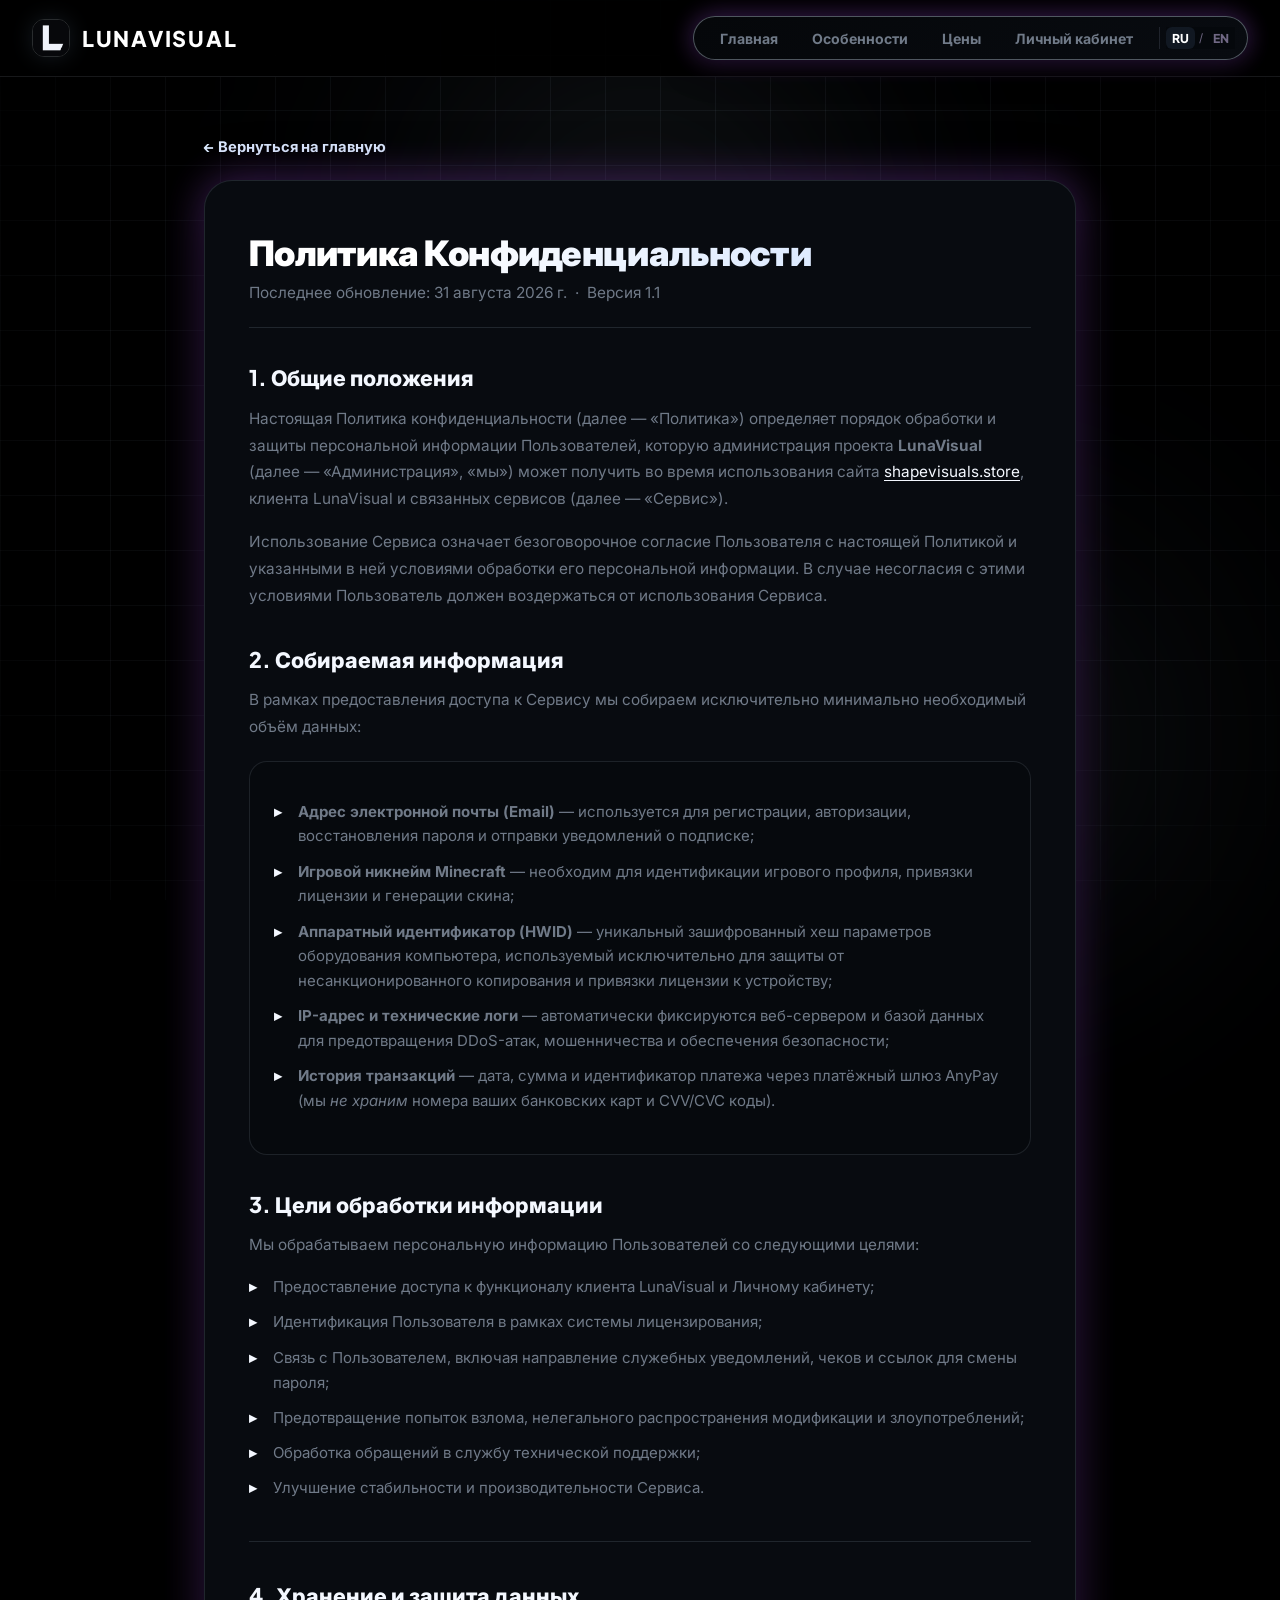
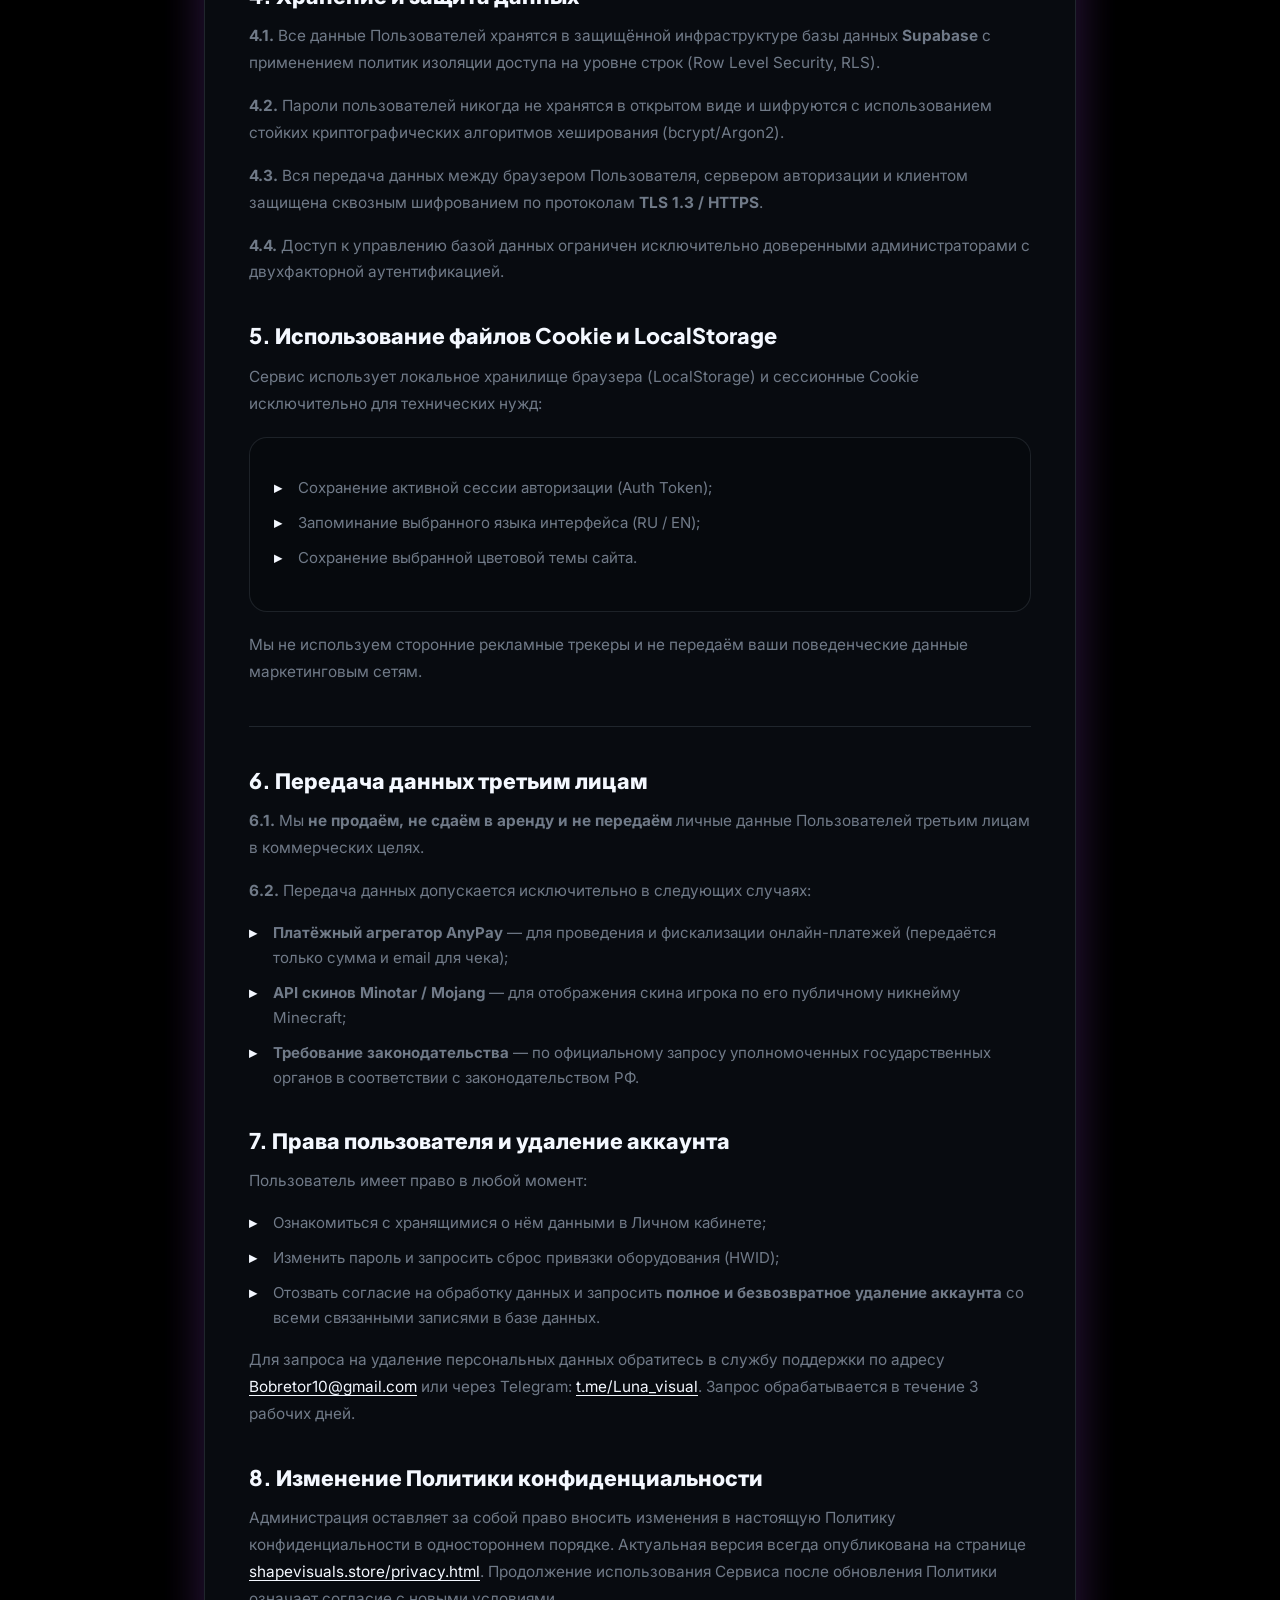
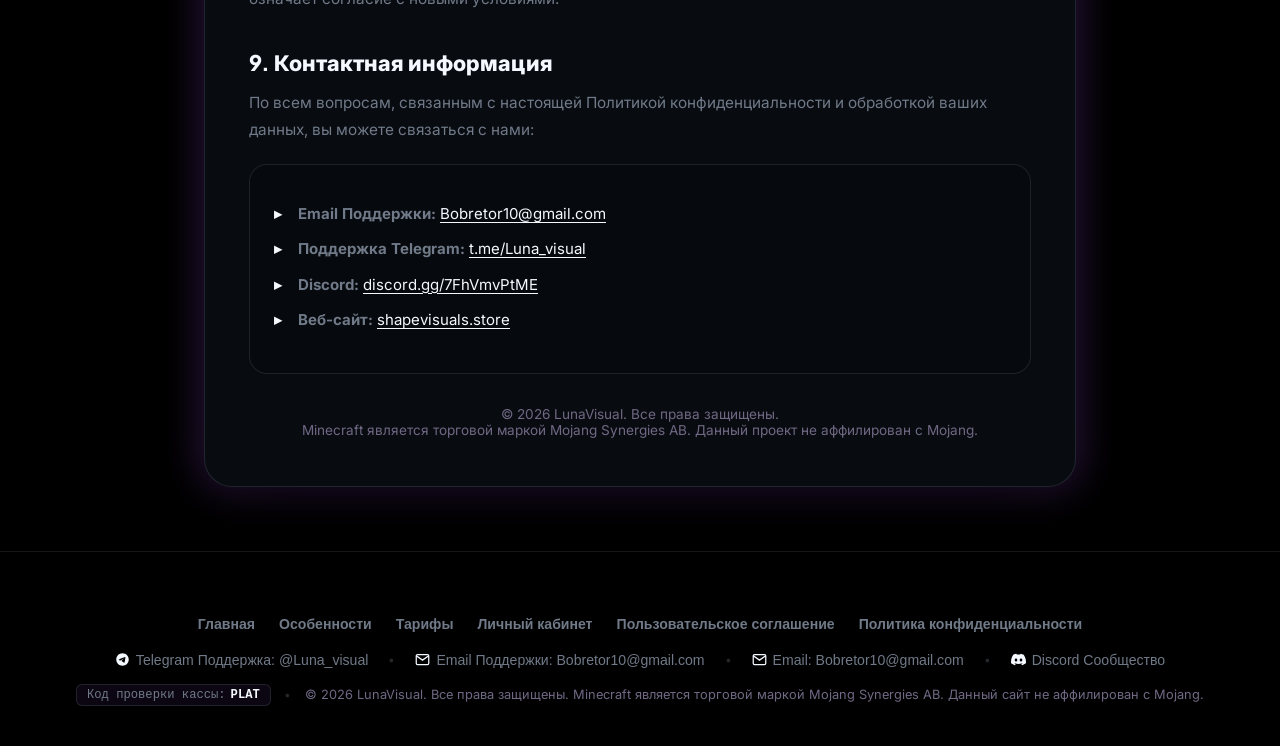
<file: privacy.html>
﻿<!DOCTYPE html>
<html lang="ru">
<head>
  <meta charset="UTF-8">
  <meta name="viewport" content="width=device-width, initial-scale=1.0">
  <meta name="description" content="Политика конфиденциальности LunaVisual — порядок сбора, обработки, хранения и защиты персональных данных пользователей.">
  <title>LunaVisual | Политика конфиденциальности</title>
  
  <link rel="icon" type="image/png" href="lunavisual-logo.png">
  <link rel="shortcut icon" type="image/png" href="lunavisual-logo.png">
  <link rel="apple-touch-icon" href="lunavisual-logo.png">

  <!-- Google Fonts -->
  <link rel="preconnect" href="https://fonts.googleapis.com">
  <link rel="preconnect" href="https://fonts.gstatic.com" crossorigin>
  <link href="https://fonts.googleapis.com/css2?family=Inter:wght@400;500;600;700;800&family=Plus+Jakarta+Sans:wght@700;800;900&display=swap" rel="stylesheet">

  <style>
    :root {
      --p-primary: #9d4edd;
      --p-primary-hover: #b366ff;
      --p-glow: rgba(157, 78, 221, 0.45);
      --p-deep: #5a189a;
      --p-electric: #7b2cbf;
      --p-light: #c77dff;
      --p-soft: #e0aaff;
      --p-muted: #9f8bc2;

      --bg-dark: #07060b;
      --bg-card: rgba(20, 14, 32, 0.7);
      --bg-card-hover: rgba(32, 22, 52, 0.85);

      --border-subtle: rgba(157, 78, 221, 0.22);
      --border-active: rgba(199, 125, 255, 0.5);

      --text-main: #f8f6fc;
      --text-muted: #a39bb5;
      --text-dim: #706884;

      --font-sans: 'Inter', -apple-system, BlinkMacSystemFont, 'Segoe UI', Roboto, sans-serif;
      --font-heading: 'Plus Jakarta Sans', 'Inter', sans-serif;
    }

    *, *::before, *::after {
      box-sizing: border-box;
      margin: 0;
      padding: 0;
      -webkit-user-select: none !important;
      -moz-user-select: none !important;
      -ms-user-select: none !important;
      user-select: none !important;
      -webkit-touch-callout: none !important;
    }

    input, textarea, [contenteditable="true"] {
      -webkit-user-select: text !important;
      -moz-user-select: text !important;
      -ms-user-select: text !important;
      user-select: text !important;
    }

    img {
      -webkit-user-drag: none !important;
      user-drag: none !important;
    }

    html {
      scroll-behavior: smooth;
      color-scheme: dark;
    }

    /* Ultra-Custom Cyber Neon Scrollbar */
    * {
      scrollbar-width: thin;
      scrollbar-color: var(--p-primary, #9d4edd) var(--bg-dark, #07090e);
    }
    ::-webkit-scrollbar {
      width: 11px;
      height: 11px;
    }
    ::-webkit-scrollbar-button {
      display: none !important;
      width: 0 !important;
      height: 0 !important;
    }
    ::-webkit-scrollbar-track {
      background: linear-gradient(180deg, var(--bg-surface, #0f081a) 0%, var(--bg-dark, #07090e) 100%);
      border-left: 1px solid var(--border-subtle);
      box-shadow: inset 0 0 10px rgba(0, 0, 0, 0.7);
    }
    ::-webkit-scrollbar-thumb {
      background: linear-gradient(180deg, var(--p-light) 0%, var(--p-primary) 35%, var(--p-electric) 70%, var(--p-deep) 100%);
      border-radius: 999px;
      border: 2px solid var(--bg-dark, #07090e);
      box-shadow: 0 0 16px var(--p-glow), inset 0 1px 2px rgba(255, 255, 255, 0.6);
      transition: all 0.25s ease;
    }
    ::-webkit-scrollbar-thumb:hover {
      background: linear-gradient(180deg, #ffffff 0%, var(--p-light) 25%, var(--p-primary-hover) 65%, var(--p-electric) 100%);
      box-shadow: 0 0 28px var(--p-glow), 0 0 12px var(--p-light), inset 0 1px 3px #ffffff;
      border-color: rgba(7, 9, 14, 0.6);
    }

    body {
      background-color: var(--bg-dark);
      color: var(--text-main);
      font-family: var(--font-sans);
      min-height: 100vh;
      overflow-x: hidden;
      display: flex;
      flex-direction: column;
      position: relative;
    }

    /* Ambient Background Glows */
    .ambient-glow-1, .ambient-glow-2 {
      position: fixed;
      border-radius: 50%;
      pointer-events: none;
      z-index: 0;
    }
    .ambient-glow-1 {
      top: -16%;
      left: 50%;
      transform: translateX(-50%);
      width: 1000px;
      height: 750px;
      background: radial-gradient(ellipse at center, var(--theme-glow-1, #9d4edd) 0%, var(--p-electric) 35%, transparent 70%);
      filter: blur(115px);
      opacity: 0.55;
      animation: floatGlow 20s ease-in-out infinite alternate;
    }
    .ambient-glow-2 {
      top: 35%;
      right: -10%;
      width: 850px;
      height: 850px;
      background: radial-gradient(circle, var(--theme-glow-2, #7b2cbf) 0%, var(--p-deep) 40%, transparent 70%);
      filter: blur(125px);
      opacity: 0.45;
      animation: floatGlow 24s ease-in-out infinite alternate -6s;
    }

    .cyber-grid-bg {
      position: fixed;
      inset: 0;
      background-image: 
        linear-gradient(to right, var(--border-subtle) 1px, transparent 1px),
        linear-gradient(to bottom, var(--border-subtle) 1px, transparent 1px);
      background-size: 55px 55px;
      mask-image: radial-gradient(circle at 50% 50%, rgba(0,0,0,0.95) 0%, rgba(0,0,0,0.55) 75%, transparent 100%);
      -webkit-mask-image: radial-gradient(circle at 50% 50%, rgba(0,0,0,0.95) 0%, rgba(0,0,0,0.55) 75%, transparent 100%);
      pointer-events: none;
      z-index: 0;
      opacity: 0.65;
    }

    @keyframes floatGlow {
      0% { transform: translate(0, 0) scale(1); }
      50% { transform: translate(40px, 30px) scale(1.1); }
      100% { transform: translate(-30px, 50px) scale(0.95); }
    }

    /* Header */
    header {
      position: fixed;
      top: 0;
      left: 0;
      width: 100%;
      z-index: 1000;
      padding: 1rem 0;
      background: rgba(7, 6, 11, 0.75);
      backdrop-filter: blur(20px);
      -webkit-backdrop-filter: blur(20px);
      border-bottom: 1px solid var(--border-subtle);
      box-shadow: 0 4px 20px rgba(0, 0, 0, 0.35);
    }

    .nav-container {
      display: flex;
      align-items: center;
      justify-content: space-between;
      max-width: 1280px;
      margin: 0 auto;
      padding: 0 2rem;
    }

    .logo {
      display: flex;
      align-items: center;
      gap: 12px;
      background: transparent;
      border: none;
      cursor: pointer;
      font-family: var(--font-heading);
      font-weight: 900;
      font-size: 1.35rem;
      letter-spacing: 0.08em;
      color: #fff;
    }

    .logo-img {
      width: 38px;
      height: 38px;
      border-radius: 12px;
      object-fit: cover;
      border: 1.5px solid var(--border-active);
      box-shadow: 0 0 18px var(--p-glow);
    }

    nav ul {
      display: flex;
      align-items: center;
      gap: 6px;
      list-style: none;
      background: linear-gradient(135deg, var(--bg-surface) 0%, var(--bg-card) 100%);
      padding: 6px 12px;
      border-radius: 999px;
      border: 1px solid var(--border-active);
      backdrop-filter: blur(16px);
      box-shadow: 0 8px 30px rgba(0, 0, 0, 0.5), 0 0 25px var(--p-glow);
    }

    .nav-link-btn {
      background: transparent;
      border: none;
      color: var(--text-muted);
      font-family: var(--font-heading);
      font-weight: 700;
      font-size: 0.88rem;
      padding: 6px 14px;
      border-radius: 999px;
      cursor: pointer;
      transition: all 0.25s ease;
    }
    .nav-link-btn:hover {
      color: #fff;
      background: rgba(255, 255, 255, 0.06);
    }

    /* Language Switcher */
    .lang-switch-item {
      display: flex;
      align-items: center;
      margin-left: 6px;
      padding-left: 6px;
      border-left: 1px solid var(--border-subtle);
    }
    .lang-switcher {
      display: inline-flex;
      align-items: center;
      gap: 4px;
    }
    .lang-btn {
      background: transparent;
      border: none;
      color: var(--text-dim);
      font-family: var(--font-heading);
      font-size: 0.76rem;
      font-weight: 800;
      cursor: pointer;
      padding: 3px 6px;
      border-radius: 6px;
      transition: all 0.2s ease;
    }
    .lang-btn:hover { color: var(--text-main); }
    .lang-btn.active {
      color: #fff;
      background: var(--p-primary);
      box-shadow: 0 0 10px var(--p-glow);
    }
    .lang-divider {
      color: var(--text-dim);
      font-size: 0.72rem;
      user-select: none;
    }

    /* Privacy Page Wrapper */
    .privacy-page-wrapper {
      position: relative;
      z-index: 10;
      max-width: 920px;
      width: 100%;
      margin: 8.5rem auto 4rem auto;
      padding: 0 1.5rem;
    }

    .page-back-btn {
      display: inline-flex;
      align-items: center;
      gap: 8px;
      background: transparent;
      border: none;
      color: var(--p-soft);
      font-family: var(--font-heading);
      font-weight: 700;
      font-size: 0.92rem;
      cursor: pointer;
      margin-bottom: 1.5rem;
      transition: all 0.2s ease;
    }
    .page-back-btn:hover {
      color: #fff;
      transform: translateX(-4px);
    }

    .privacy-main-card {
      background: var(--bg-card);
      border: 1.5px solid var(--border-subtle);
      border-radius: 28px;
      padding: 3rem 2.75rem;
      backdrop-filter: blur(24px);
      -webkit-backdrop-filter: blur(24px);
      box-shadow: 0 25px 70px rgba(0, 0, 0, 0.7), 0 0 40px var(--p-glow);
    }

    .privacy-main-card h1 {
      font-family: var(--font-heading);
      font-size: 2.2rem;
      font-weight: 900;
      color: #fff;
      margin-bottom: 0.4rem;
      letter-spacing: -0.02em;
    }
    .privacy-main-card h1 span {
      background: linear-gradient(135deg, #fff 0%, var(--p-soft) 100%);
      -webkit-background-clip: text;
      -webkit-text-fill-color: transparent;
    }

    .privacy-meta {
      font-size: 0.85rem;
      color: var(--text-dim);
      margin-bottom: 2.25rem;
      padding-bottom: 1.25rem;
      border-bottom: 1px solid var(--border-subtle);
    }

    .privacy-main-card h2 {
      font-family: var(--font-heading);
      font-size: 1.35rem;
      font-weight: 800;
      color: var(--p-light);
      margin: 2.25rem 0 0.9rem 0;
      display: flex;
      align-items: center;
      gap: 10px;
    }

    .privacy-main-card h3 {
      font-family: var(--font-heading);
      font-size: 1.08rem;
      font-weight: 700;
      color: #fff;
      margin: 1.5rem 0 0.6rem 0;
    }

    .privacy-main-card p {
      font-size: 0.96rem;
      line-height: 1.75;
      color: var(--text-muted);
      margin-bottom: 1rem;
    }

    .privacy-card {
      background: rgba(14, 10, 22, 0.65);
      border: 1px solid var(--border-subtle);
      border-radius: 18px;
      padding: 1.5rem;
      margin: 1.25rem 0;
    }
    .privacy-card p { margin-bottom: 0.75rem; }
    .privacy-card p:last-child { margin-bottom: 0; }

    .privacy-card ul, .privacy-main-card ul {
      list-style: none;
      display: grid;
      gap: 0.65rem;
      padding-left: 0;
      margin: 0.85rem 0 1rem 0;
    }

    .privacy-card li, .privacy-main-card li {
      font-size: 0.94rem;
      line-height: 1.65;
      color: var(--text-muted);
      position: relative;
      padding-left: 1.5rem;
    }

    .privacy-card li::before, .privacy-main-card li::before {
      content: '▸';
      position: absolute;
      left: 0;
      color: var(--p-light);
      font-weight: 800;
    }

    .privacy-divider {
      border: none;
      height: 1px;
      background: var(--border-subtle);
      margin: 2.5rem 0;
    }

    .privacy-link {
      color: var(--p-light);
      cursor: pointer;
      text-decoration: underline;
      text-underline-offset: 3px;
      transition: color 0.2s;
    }
    .privacy-link:hover { color: #fff; }

    /* Footer */
    footer {
      padding: 4rem 0 2.5rem 0;
      border-top: 1px solid var(--border-subtle);
      margin-top: auto;
      text-align: center;
      position: relative;
      z-index: 10;
    }

    .footer-links {
      display: flex;
      justify-content: center;
      gap: 1.5rem;
      margin-bottom: 1.25rem;
      flex-wrap: wrap;
    }

    .footer-links button {
      background: transparent;
      border: none;
      color: var(--text-muted);
      font-size: 0.88rem;
      font-weight: 600;
      cursor: pointer;
      transition: color 0.2s;
    }
    .footer-links button:hover { color: var(--p-soft); }

    .footer-links-row {
      display: flex;
      flex-wrap: wrap;
      justify-content: center;
      align-items: center;
      gap: 1.25rem;
    }
    .footer-contact-link {
      background: transparent;
      border: none;
      color: var(--text-muted);
      font-size: 0.88rem;
      font-weight: 500;
      cursor: pointer;
      text-decoration: none;
      transition: color 0.2s ease, transform 0.2s ease;
      display: inline-flex;
      align-items: center;
      gap: 6px;
    }
    .footer-contact-link:hover {
      color: #fff;
      text-shadow: 0 0 12px var(--p-glow);
    }
    .footer-contact-link svg {
      color: var(--p-light);
      transition: transform 0.2s ease;
    }
    .footer-contact-link:hover svg {
      transform: scale(1.15);
      color: #fff;
    }
    .footer-divider-dot {
      color: var(--border-active);
      font-size: 0.75rem;
      opacity: 0.5;
    }
    .footer-meta-row {
      display: flex;
      flex-wrap: wrap;
      justify-content: center;
      align-items: center;
      gap: 0.85rem;
      font-size: 0.8rem;
      color: var(--text-dim);
      margin-top: 1rem;
    }
    .footer-plat-badge {
      display: inline-flex;
      align-items: center;
      gap: 5px;
      padding: 3px 10px;
      border-radius: 6px;
      background: rgba(157, 78, 221, 0.08);
      border: 1px solid var(--border-subtle);
      color: var(--text-muted);
      font-size: 0.76rem;
      font-family: monospace;
    }
    .footer-plat-badge strong {
      color: var(--p-light);
    }
    .copyright { font-size: 0.8rem; color: var(--text-dim); }

    @media (max-width: 640px) {
      .privacy-page-wrapper { margin-top: 6.5rem; }
      .privacy-main-card { padding: 2rem 1.25rem; }
      .privacy-main-card h1 { font-size: 1.7rem; }
    }
  </style>
  <link rel="stylesheet" href="luna-theme.css">
</head>
<body>

  <div class="ambient-glow-1"></div>
  <div class="ambient-glow-2"></div>
  <div class="cyber-grid-bg"></div>

  <!-- Sticky Header -->
  <header>
    <div class="nav-container">
      <button type="button" class="logo" onclick="location.href='index.html'" aria-label="LunaVisual">
        <img class="logo-img" src="lunavisual-logo.png" alt="LunaVisual Logo">
        LUNAVISUAL
      </button>
      <nav>
        <ul>
          <li><button type="button" class="nav-link-btn" onclick="location.href='index.html'" data-i18n="nav_home">Главная</button></li>
          <li><button type="button" class="nav-link-btn" onclick="location.href='index.html#features'" data-i18n="nav_features">Особенности</button></li>
          <li><button type="button" class="nav-link-btn" onclick="location.href='index.html#pricing'" data-i18n="nav_pricing">Цены</button></li>
          <li><button type="button" class="nav-link-btn" onclick="location.href='profile.html'" data-i18n="nav_profile_long">Личный кабинет</button></li>
          <li class="lang-switch-item">
            <div class="lang-switcher" role="group" aria-label="Language Selector">
              <button type="button" class="lang-btn active" data-lang="ru">RU</button>
              <span class="lang-divider">/</span>
              <button type="button" class="lang-btn" data-lang="en">EN</button>
            </div>
          </li>
        </ul>
      </nav>
    </div>
  </header>

  <!-- Privacy Content Wrapper -->
  <div class="privacy-page-wrapper">

    <button type="button" class="page-back-btn" onclick="location.href='index.html'" data-i18n="prof_back">
      ← Вернуться на главную
    </button>

    <div class="privacy-main-card">
      
      <!-- Russian Language View -->
      <div class="lang-view" data-lang-view="ru">
        <h1>Политика <span>Конфиденциальности</span></h1>
        <p class="privacy-meta">Последнее обновление: 31 августа 2026 г. &nbsp;·&nbsp; Версия 1.1</p>

        <!-- 1. Общие положения -->
        <h2>1. Общие положения</h2>
        <p>Настоящая Политика конфиденциальности (далее — «Политика») определяет порядок обработки и защиты персональной информации Пользователей, которую администрация проекта <strong>LunaVisual</strong> (далее — «Администрация», «мы») может получить во время использования сайта <span class="privacy-link" onclick="location.href='index.html'">shapevisuals.store</span>, клиента LunaVisual и связанных сервисов (далее — «Сервис»).</p>
        <p>Использование Сервиса означает безоговорочное согласие Пользователя с настоящей Политикой и указанными в ней условиями обработки его персональной информации. В случае несогласия с этими условиями Пользователь должен воздержаться от использования Сервиса.</p>

        <!-- 2. Категории собираемых данных -->
        <h2>2. Собираемая информация</h2>
        <p>В рамках предоставления доступа к Сервису мы собираем исключительно минимально необходимый объём данных:</p>
        <div class="privacy-card">
          <ul>
            <li><strong>Адрес электронной почты (Email)</strong> — используется для регистрации, авторизации, восстановления пароля и отправки уведомлений о подписке;</li>
            <li><strong>Игровой никнейм Minecraft</strong> — необходим для идентификации игрового профиля, привязки лицензии и генерации скина;</li>
            <li><strong>Аппаратный идентификатор (HWID)</strong> — уникальный зашифрованный хеш параметров оборудования компьютера, используемый исключительно для защиты от несанкционированного копирования и привязки лицензии к устройству;</li>
            <li><strong>IP-адрес и технические логи</strong> — автоматически фиксируются веб-сервером и базой данных для предотвращения DDoS-атак, мошенничества и обеспечения безопасности;</li>
            <li><strong>История транзакций</strong> — дата, сумма и идентификатор платежа через платёжный шлюз AnyPay (мы <em>не храним</em> номера ваших банковских карт и CVV/CVC коды).</li>
          </ul>
        </div>

        <!-- 3. Цели обработки данных -->
        <h2>3. Цели обработки информации</h2>
        <p>Мы обрабатываем персональную информацию Пользователей со следующими целями:</p>
        <ul>
          <li>Предоставление доступа к функционалу клиента LunaVisual и Личному кабинету;</li>
          <li>Идентификация Пользователя в рамках системы лицензирования;</li>
          <li>Связь с Пользователем, включая направление служебных уведомлений, чеков и ссылок для смены пароля;</li>
          <li>Предотвращение попыток взлома, нелегального распространения модификации и злоупотреблений;</li>
          <li>Обработка обращений в службу технической поддержки;</li>
          <li>Улучшение стабильности и производительности Сервиса.</li>
        </ul>

        <hr class="privacy-divider">

        <!-- 4. Защита и хранение данных -->
        <h2>4. Хранение и защита данных</h2>
        <p><strong>4.1.</strong> Все данные Пользователей хранятся в защищённой инфраструктуре базы данных <strong>Supabase</strong> с применением политик изоляции доступа на уровне строк (Row Level Security, RLS).</p>
        <p><strong>4.2.</strong> Пароли пользователей никогда не хранятся в открытом виде и шифруются с использованием стойких криптографических алгоритмов хеширования (bcrypt/Argon2).</p>
        <p><strong>4.3.</strong> Вся передача данных между браузером Пользователя, сервером авторизации и клиентом защищена сквозным шифрованием по протоколам <strong>TLS 1.3 / HTTPS</strong>.</p>
        <p><strong>4.4.</strong> Доступ к управлению базой данных ограничен исключительно доверенными администраторами с двухфакторной аутентификацией.</p>

        <!-- 5. Cookie и LocalStorage -->
        <h2>5. Использование файлов Cookie и LocalStorage</h2>
        <p>Сервис использует локальное хранилище браузера (LocalStorage) и сессионные Cookie исключительно для технических нужд:</p>
        <div class="privacy-card">
          <ul>
            <li>Сохранение активной сессии авторизации (Auth Token);</li>
            <li>Запоминание выбранного языка интерфейса (RU / EN);</li>
            <li>Сохранение выбранной цветовой темы сайта.</li>
          </ul>
        </div>
        <p>Мы не используем сторонние рекламные трекеры и не передаём ваши поведенческие данные маркетинговым сетям.</p>

        <hr class="privacy-divider">

        <!-- 6. Передача третьим лицам -->
        <h2>6. Передача данных третьим лицам</h2>
        <p><strong>6.1.</strong> Мы <strong>не продаём, не сдаём в аренду и не передаём</strong> личные данные Пользователей третьим лицам в коммерческих целях.</p>
        <p><strong>6.2.</strong> Передача данных допускается исключительно в следующих случаях:</p>
        <ul>
          <li><strong>Платёжный агрегатор AnyPay</strong> — для проведения и фискализации онлайн-платежей (передаётся только сумма и email для чека);</li>
          <li><strong>API скинов Minotar / Mojang</strong> — для отображения скина игрока по его публичному никнейму Minecraft;</li>
          <li><strong>Требование законодательства</strong> — по официальному запросу уполномоченных государственных органов в соответствии с законодательством РФ.</li>
        </ul>

        <!-- 7. Права пользователя и удаление данных -->
        <h2>7. Права пользователя и удаление аккаунта</h2>
        <p>Пользователь имеет право в любой момент:</p>
        <ul>
          <li>Ознакомиться с хранящимися о нём данными в Личном кабинете;</li>
          <li>Изменить пароль и запросить сброс привязки оборудования (HWID);</li>
          <li>Отозвать согласие на обработку данных и запросить <strong>полное и безвозвратное удаление аккаунта</strong> со всеми связанными записями в базе данных.</li>
        </ul>
        <p>Для запроса на удаление персональных данных обратитесь в службу поддержки по адресу <span class="privacy-link" onclick="location.href='mailto:Bobretor10@gmail.com'">Bobretor10@gmail.com</span> или через Telegram: <span class="privacy-link" onclick="window.open('https://t.me/Luna_visual','_blank')">t.me/Luna_visual</span>. Запрос обрабатывается в течение 3 рабочих дней.</p>

        <!-- 8. Изменения в Политике -->
        <h2>8. Изменение Политики конфиденциальности</h2>
        <p>Администрация оставляет за собой право вносить изменения в настоящую Политику конфиденциальности в одностороннем порядке. Актуальная версия всегда опубликована на странице <span class="privacy-link" onclick="location.reload()">shapevisuals.store/privacy.html</span>. Продолжение использования Сервиса после обновления Политики означает согласие с новыми условиями.</p>

        <!-- 9. Контакты -->
        <h2>9. Контактная информация</h2>
        <p>По всем вопросам, связанным с настоящей Политикой конфиденциальности и обработкой ваших данных, вы можете связаться с нами:</p>
        <div class="privacy-card">
          <ul>
            <li><strong>Email Поддержки:</strong> <span class="privacy-link" onclick="location.href='mailto:Bobretor10@gmail.com'">Bobretor10@gmail.com</span></li>
            <li><strong>Поддержка Telegram:</strong> <span class="privacy-link" onclick="window.open('https://t.me/Luna_visual','_blank')">t.me/Luna_visual</span></li>
            <li><strong>Discord:</strong> <span class="privacy-link" onclick="window.open('https://discord.gg/7FhVmvPtME','_blank')">discord.gg/7FhVmvPtME</span></li>
            <li><strong>Веб-сайт:</strong> <span class="privacy-link" onclick="location.href='index.html'">shapevisuals.store</span></li>
          </ul>
        </div>

        <div style="margin-top: 2rem; font-size: 0.85rem; color: var(--text-dim); text-align: center;">
          © 2026 LunaVisual. Все права защищены.<br>
          Minecraft является торговой маркой Mojang Synergies AB. Данный проект не аффилирован с Mojang.
        </div>
      </div>

      <!-- English Language View -->
      <div class="lang-view" data-lang-view="en" style="display:none;">
        <h1>Privacy <span>Policy</span></h1>
        <p class="privacy-meta">Last Updated: August 31, 2026 &nbsp;·&nbsp; Version 1.1</p>

        <!-- 1. General Provisions -->
        <h2>1. General Provisions</h2>
        <p>This Privacy Policy (hereinafter "Policy") defines how the administration of <strong>LunaVisual</strong> (hereinafter "Administration", "we", "us") collects, processes, stores, and protects personal information of users (hereinafter "User", "you") of the website <span class="privacy-link" onclick="location.href='index.html'">shapevisuals.store</span>, the LunaVisual software, and related services (hereinafter "Service").</p>
        <p>By accessing or using the Service, you signify your full agreement with this Policy. If you do not agree with these terms, you must discontinue use of the Service immediately.</p>

        <!-- 2. Collected Information -->
        <h2>2. Information We Collect</h2>
        <p>We collect only the minimum amount of data required to provide and secure the Service:</p>
        <div class="privacy-card">
          <ul>
            <li><strong>Email Address</strong> — used for account authentication, password recovery, and important service notifications;</li>
            <li><strong>Minecraft In-game Nickname</strong> — used to identify your player profile, bind your license, and fetch player skins;</li>
            <li><strong>Hardware ID (HWID)</strong> — an encrypted hash of your computer hardware configuration used solely to prevent unauthorized duplication and bind your license to your device;</li>
            <li><strong>IP Address & Technical Logs</strong> — automatically recorded by web servers to prevent DDoS attacks, fraud, and ensure system security;</li>
            <li><strong>Transaction Records</strong> — payment date, amount, and payment aggregator (AnyPay) reference IDs (we <em>do not</em> store credit card numbers or CVV/CVC codes).</li>
          </ul>
        </div>

        <!-- 3. Purpose of Processing -->
        <h2>3. Purposes of Data Processing</h2>
        <p>We process User data for the following operational purposes:</p>
        <ul>
          <li>Delivering access to LunaVisual client features and the User Dashboard;</li>
          <li>User verification within our licensing and HWID security system;</li>
          <li>Communicating with you regarding transactions, password resets, and subscription updates;</li>
          <li>Detecting and preventing fraud, reverse engineering, cracking, and abuse;</li>
          <li>Providing responsive customer support;</li>
          <li>Improving software performance and service reliability.</li>
        </ul>

        <hr class="privacy-divider">

        <!-- 4. Data Security -->
        <h2>4. Data Storage and Security</h2>
        <p><strong>4.1.</strong> All user data is securely stored on <strong>Supabase</strong> infrastructure with strict Row Level Security (RLS) policies enabled.</p>
        <p><strong>4.2.</strong> Passwords are never stored in plaintext and are securely hashed using modern cryptographic algorithms (bcrypt/Argon2).</p>
        <p><strong>4.3.</strong> All transmissions between your browser, authentication servers, and the LunaVisual client are encrypted via <strong>TLS 1.3 / HTTPS</strong>.</p>
        <p><strong>4.4.</strong> Database administrative access is restricted to authorized personnel with mandatory two-factor authentication.</p>

        <!-- 5. Cookies & LocalStorage -->
        <h2>5. Cookies and Local Storage</h2>
        <p>We use browser LocalStorage and session cookies solely for technical functionality:</p>
        <div class="privacy-card">
          <ul>
            <li>Persisting active login sessions (Auth Token);</li>
            <li>Remembering your preferred interface language (RU / EN);</li>
            <li>Persisting your selected custom color theme.</li>
          </ul>
        </div>
        <p>We do not use third-party advertising trackers or sell browsing data to marketing networks.</p>

        <hr class="privacy-divider">

        <!-- 6. Third-Party Sharing -->
        <h2>6. Third-Party Disclosures</h2>
        <p><strong>6.1.</strong> We <strong>never sell, rent, or trade</strong> your personal information to third parties for marketing purposes.</p>
        <p><strong>6.2.</strong> Data may be shared only with verified service providers strictly necessary to operate the Service:</p>
        <ul>
          <li><strong>AnyPay Payment Aggregator</strong> — to process digital payments and issue receipts;</li>
          <li><strong>Minotar / Mojang API</strong> — to render Minecraft player avatar skins based on public in-game usernames;</li>
          <li><strong>Legal Authorities</strong> — when required by applicable law or legitimate government subpoenas.</li>
        </ul>

        <!-- 7. User Rights & Deletion -->
        <h2>7. User Rights and Data Deletion</h2>
        <p>You have the right at any time to:</p>
        <ul>
          <li>Review personal information associated with your account;</li>
          <li>Reset passwords and request hardware binding unlinking (HWID reset);</li>
          <li>Withdraw consent and request <strong>complete and permanent deletion of your account</strong> and associated records.</li>
        </ul>
        <p>To request permanent deletion of your personal data, contact our support team via email at <span class="privacy-link" onclick="location.href='mailto:Bobretor10@gmail.com'">Bobretor10@gmail.com</span> or on Telegram: <span class="privacy-link" onclick="window.open('https://t.me/Luna_visual','_blank')">t.me/Luna_visual</span>. Requests are processed within 3 business days.</p>

        <!-- 8. Modifications -->
        <h2>8. Modifications to this Policy</h2>
        <p>We reserve the right to modify this Privacy Policy at any time. The current version is always available at <span class="privacy-link" onclick="location.reload()">shapevisuals.store/privacy.html</span>. Continued use of the Service after changes are published constitutes acceptance of the revised Policy.</p>

        <!-- 9. Contact Info -->
        <h2>9. Contact Information</h2>
        <p>For questions or requests regarding this Privacy Policy and data protection, contact us at:</p>
        <div class="privacy-card">
          <ul>
            <li><strong>Email:</strong> <span class="privacy-link" onclick="location.href='mailto:Bobretor10@gmail.com'">Bobretor10@gmail.com</span></li>
            <li><strong>Telegram Support:</strong> <span class="privacy-link" onclick="window.open('https://t.me/Luna_visual','_blank')">t.me/Luna_visual</span></li>
            <li><strong>Discord:</strong> <span class="privacy-link" onclick="window.open('https://discord.gg/7FhVmvPtME','_blank')">discord.gg/7FhVmvPtME</span></li>
            <li><strong>Website:</strong> <span class="privacy-link" onclick="location.href='index.html'">shapevisuals.store</span></li>
          </ul>
        </div>

        <div style="margin-top: 2rem; font-size: 0.85rem; color: var(--text-dim); text-align: center;">
          © 2026 LunaVisual. All rights reserved.<br>
          Minecraft is a trademark of Mojang Synergies AB. This project is not affiliated with Mojang.
        </div>
      </div>

    </div>

  </div>

  <!-- Footer -->
  <footer>
    <div class="footer-links">
      <button type="button" onclick="location.href='index.html'" data-i18n="footer_home">Главная</button>
      <button type="button" onclick="location.href='index.html#features'" data-i18n="footer_features">Особенности</button>
      <button type="button" onclick="location.href='index.html#pricing'" data-i18n="footer_pricing">Тарифы</button>
      <button type="button" onclick="location.href='profile.html'" data-i18n="footer_profile">Личный кабинет</button>
      <button type="button" onclick="location.href='terms.html'" data-i18n="footer_terms">Пользовательское соглашение</button>
      <button type="button" onclick="location.href='privacy.html'" data-i18n="footer_privacy">Политика конфиденциальности</button>
    </div>

        <!-- Support Channels Row -->
    <div class="footer-links-row" style="margin-top: 1rem;">
      <button type="button" class="footer-contact-link" onclick="window.open('https://t.me/Luna_visual','_blank')">
        <svg width="15" height="15" viewBox="0 0 24 24" fill="currentColor"><path d="M12 2C6.48 2 2 6.48 2 12s4.48 10 10 10 10-4.48 10-10S17.52 2 12 2zm4.64 6.8c-.15 1.58-.8 5.42-1.13 7.19-.14.75-.42 1-.68 1.03-.58.05-1.02-.38-1.58-.75-.88-.58-1.38-.94-2.23-1.5-.99-.65-.35-1.01.22-1.59.15-.15 2.71-2.48 2.76-2.69a.2.2 0 00-.05-.18c-.06-.05-.14-.03-.21-.02-.09.02-1.49.95-4.22 2.79-.4.27-.76.41-1.08.4-.36-.01-1.04-.2-1.55-.37-.63-.2-1.12-.31-1.08-.66.02-.18.27-.36.75-.55 2.92-1.27 4.86-2.11 5.83-2.51 2.78-1.16 3.35-1.36 3.73-1.36.08 0 .27.02.39.12.1.08.13.19.14.27-.01.06.01.24 0 .38z"/></svg>
        <span>Telegram Поддержка: @Luna_visual</span>
      </button>
      <span class="footer-divider-dot">•</span>
      <button type="button" class="footer-contact-link" onclick="location.href='mailto:Bobretor10@gmail.com'">
        <svg width="15" height="15" viewBox="0 0 24 24" fill="none" stroke="currentColor" stroke-width="2"><path d="M4 4h16c1.1 0 2 .9 2 2v12c0 1.1-.9 2-2 2H4c-1.1 0-2-.9-2-2V6c0-1.1.9-2 2-2z"/><polyline points="22,6 12,13 2,6"/></svg>
        <span>Email Поддержки: Bobretor10@gmail.com</span>
      </button>
      <span class="footer-divider-dot">•</span>
      <button type="button" class="footer-contact-link" onclick="location.href='mailto:Bobretor10@gmail.com'">
        <svg width="15" height="15" viewBox="0 0 24 24" fill="none" stroke="currentColor" stroke-width="2"><path d="M4 4h16c1.1 0 2 .9 2 2v12c0 1.1-.9 2-2 2H4c-1.1 0-2-.9-2-2V6c0-1.1.9-2 2-2z"/><polyline points="22,6 12,13 2,6"/></svg>
        <span>Email: Bobretor10@gmail.com</span>
      </button>
      <span class="footer-divider-dot">•</span>
      <button type="button" class="footer-contact-link" onclick="window.open('https://discord.gg/7FhVmvPtME','_blank')">
        <svg width="15" height="15" viewBox="0 0 24 24" fill="currentColor"><path d="M20.317 4.37a19.791 19.791 0 0 0-4.885-1.515.074.074 0 0 0-.079.037c-.21.375-.444.864-.608 1.25a18.27 18.27 0 0 0-5.487 0 12.64 12.64 0 0 0-.617-1.25.077.077 0 0 0-.079-.037A19.736 19.736 0 0 0 3.677 4.37a.07.07 0 0 0-.032.027C.533 9.046-.32 13.58.099 18.057a.082.082 0 0 0 .031.057 19.9 19.9 0 0 0 5.993 3.03.078.078 0 0 0 .084-.028c.462-.63.874-1.295 1.226-1.994.021-.041.001-.09-.041-.106a13.107 13.107 0 0 1-1.872-.892.077.077 0 0 1-.008-.128 10.2 10.2 0 0 0 .372-.292.074.074 0 0 1 .077-.01c3.929 1.793 8.18 1.793 12.061 0a.074.074 0 0 1 .078.01c.12.098.246.198.373.292a.077.077 0 0 1-.006.127 12.299 12.299 0 0 1-1.873.893.077.077 0 0 0-.041.107c.36.698.772 1.362 1.225 1.993a.076.076 0 0 0 .084.028 19.839 19.839 0 0 0 6.002-3.03.077.077 0 0 0 .032-.054c.5-5.177-.838-9.674-3.549-13.66a.061.061 0 0 0-.031-.028zM8.02 15.33c-1.183 0-2.157-1.085-2.157-2.419 0-1.333.956-2.419 2.157-2.419 1.21 0 2.176 1.096 2.157 2.42 0 1.333-.956 2.418-2.157 2.418zm7.975 0c-1.183 0-2.157-1.085-2.157-2.419 0-1.333.955-2.419 2.157-2.419 1.21 0 2.176 1.096 2.157 2.42 0 1.333-.946 2.418-2.157 2.418z"/></svg>
        <span>Discord Сообщество</span>
      </button>
    </div>

    <!-- Verification & Copyright Row -->
    <div class="footer-meta-row">
      <span class="footer-plat-badge">Код проверки кассы: <strong>PLAT</strong></span>
      <span class="footer-divider-dot">•</span>
      <span class="copyright" data-i18n="footer_copy">
        &copy; 2026 LunaVisual. Все права защищены. Minecraft является торговой маркой Mojang Synergies AB. Данный сайт не аффилирован с Mojang.
      </span>
    </div>
  </footer>

  <script src="app.js?v=20260815_terms_cyber"></script>
</body>
</html>
</file>
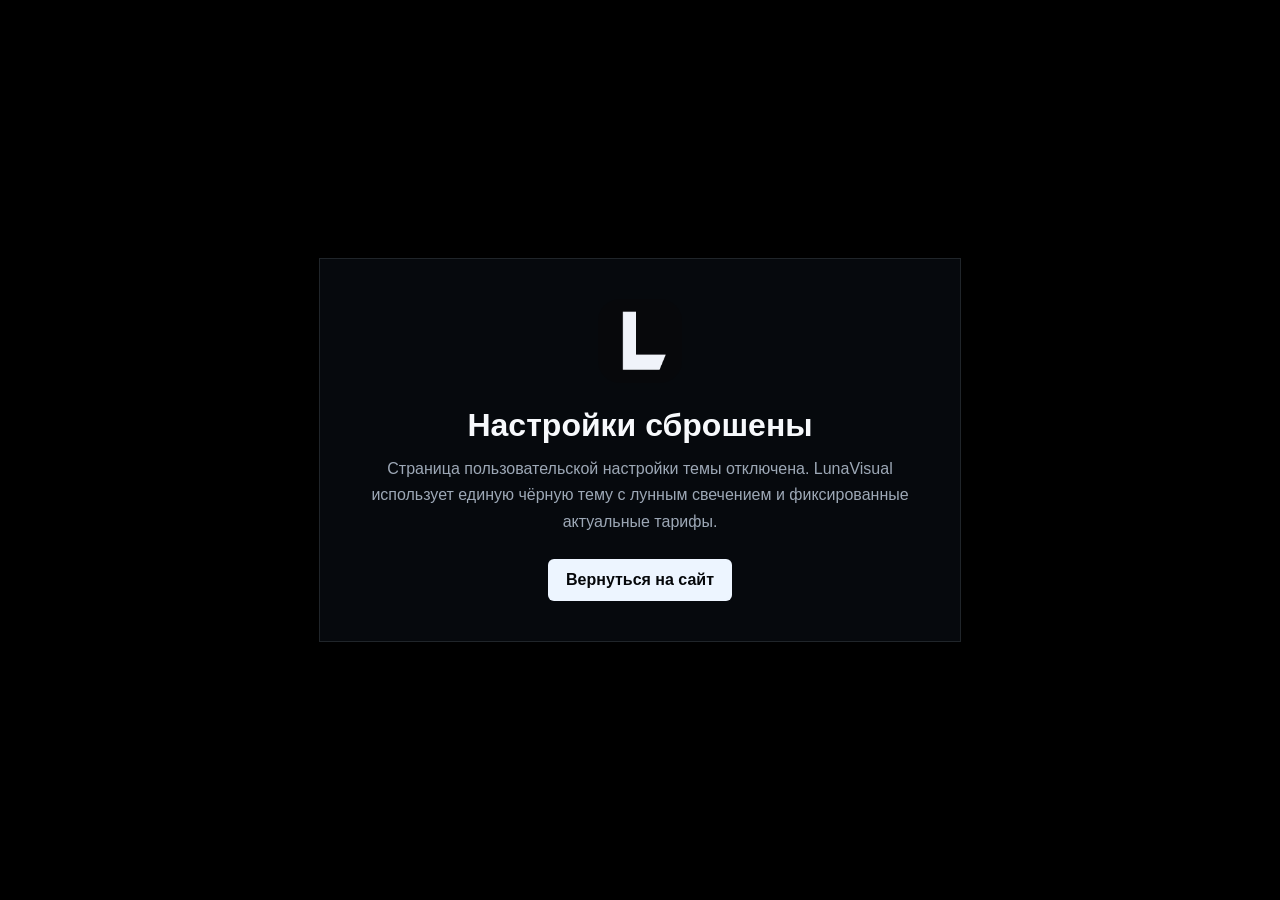
<file: settings.html>
<!DOCTYPE html><html lang="ru"><head><meta charset="UTF-8"><meta name="viewport" content="width=device-width,initial-scale=1"><title>LunaVisual | Настройки</title><link rel="icon" href="lunavisual-logo.png"><link rel="stylesheet" href="luna-theme.css"><style>body{min-height:100vh;display:grid;place-items:center;font-family:Inter,Arial,sans-serif;margin:0}.reset-box{width:min(560px,calc(100% - 40px));padding:40px;background:#06090d;border:1px solid rgba(220,235,255,.12);text-align:center}.reset-logo{width:84px;height:84px;margin:0 auto 20px;border-radius:22px}.reset-box h1{margin:0 0 12px;font-size:32px}.reset-box p{color:#9da8b6;line-height:1.65;margin:0 0 24px}.reset-box a{display:inline-block;padding:12px 18px;background:#edf5ff;color:#05070a;text-decoration:none;font-weight:800;border-radius:6px}</style></head><body><main class="reset-box"><img class="reset-logo" src="lunavisual-logo.png" alt="LunaVisual"><h1>Настройки сброшены</h1><p>Страница пользовательской настройки темы отключена. LunaVisual использует единую чёрную тему с лунным свечением и фиксированные актуальные тарифы.</p><a href="index.html">Вернуться на сайт</a></main><script>try{localStorage.removeItem('shape_site_config');localStorage.removeItem('lunavisual_site_config')}catch(e){}</script></body></html>
</file>
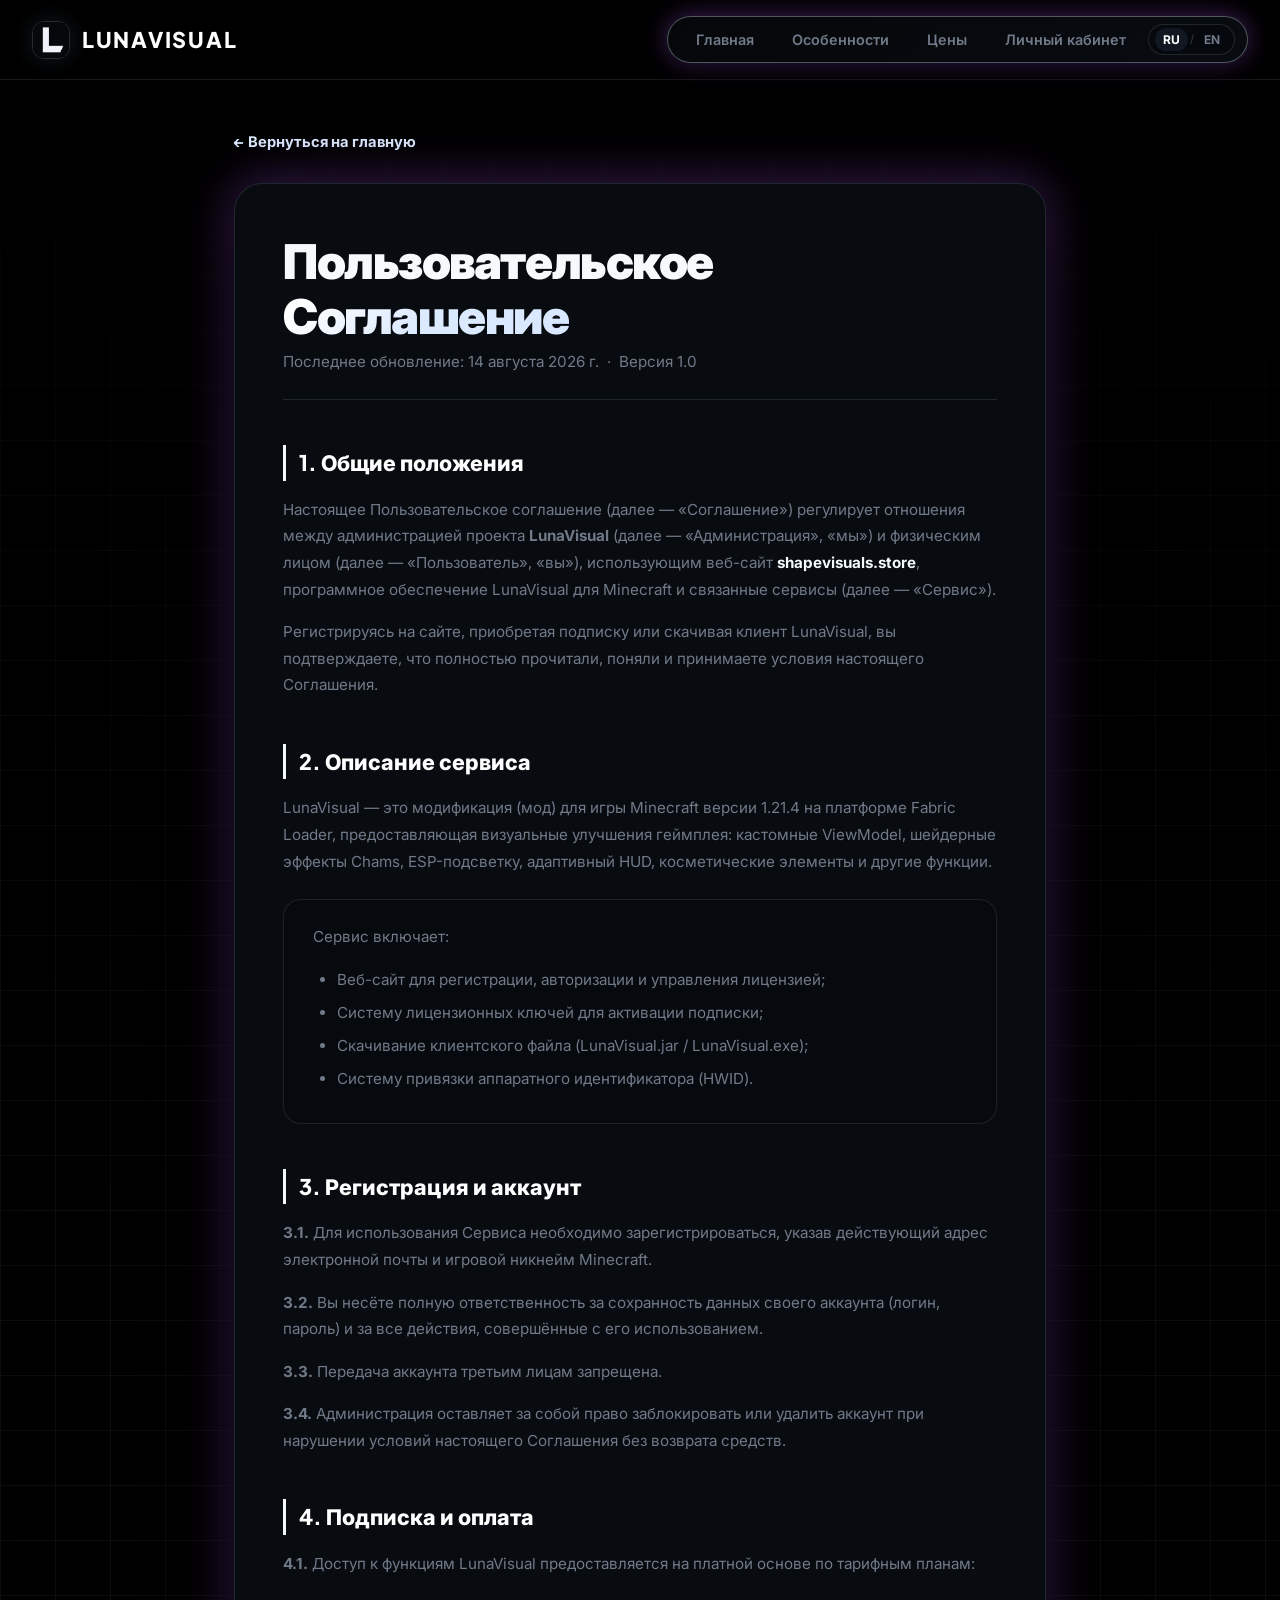
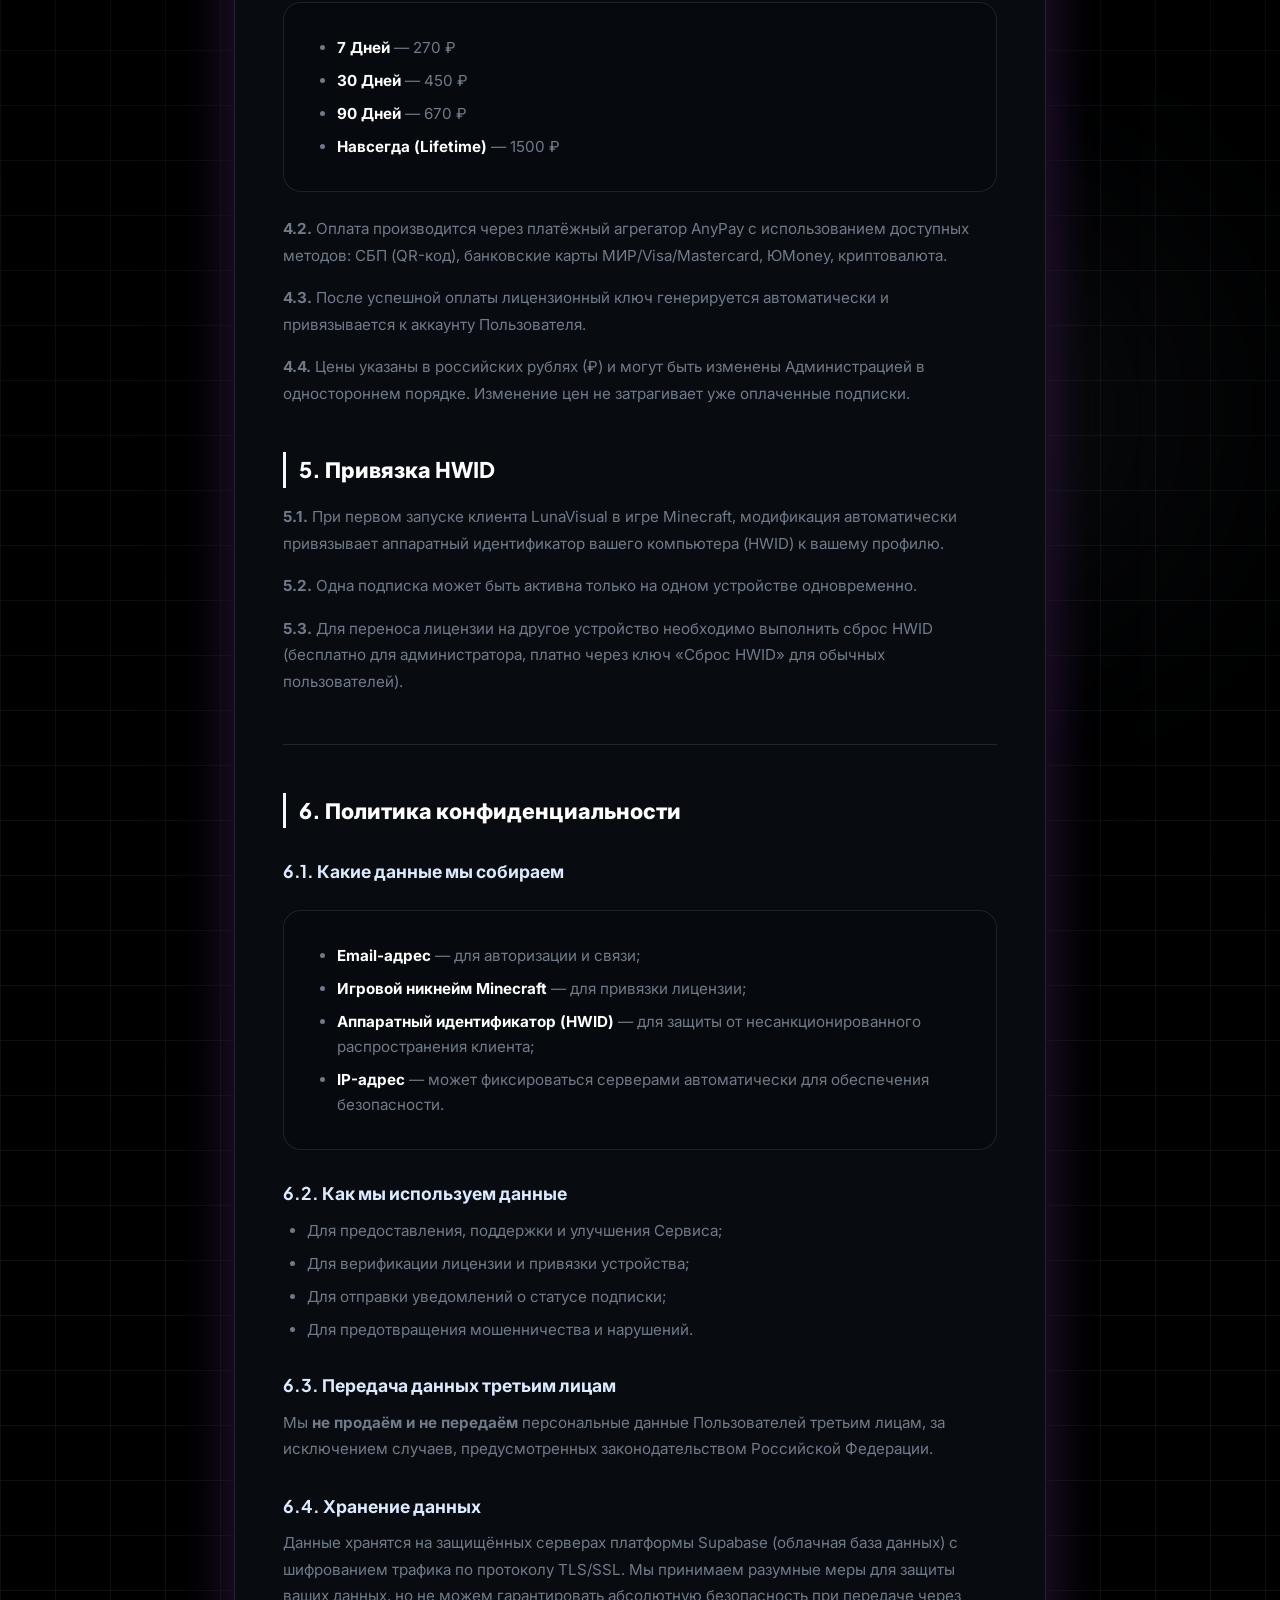
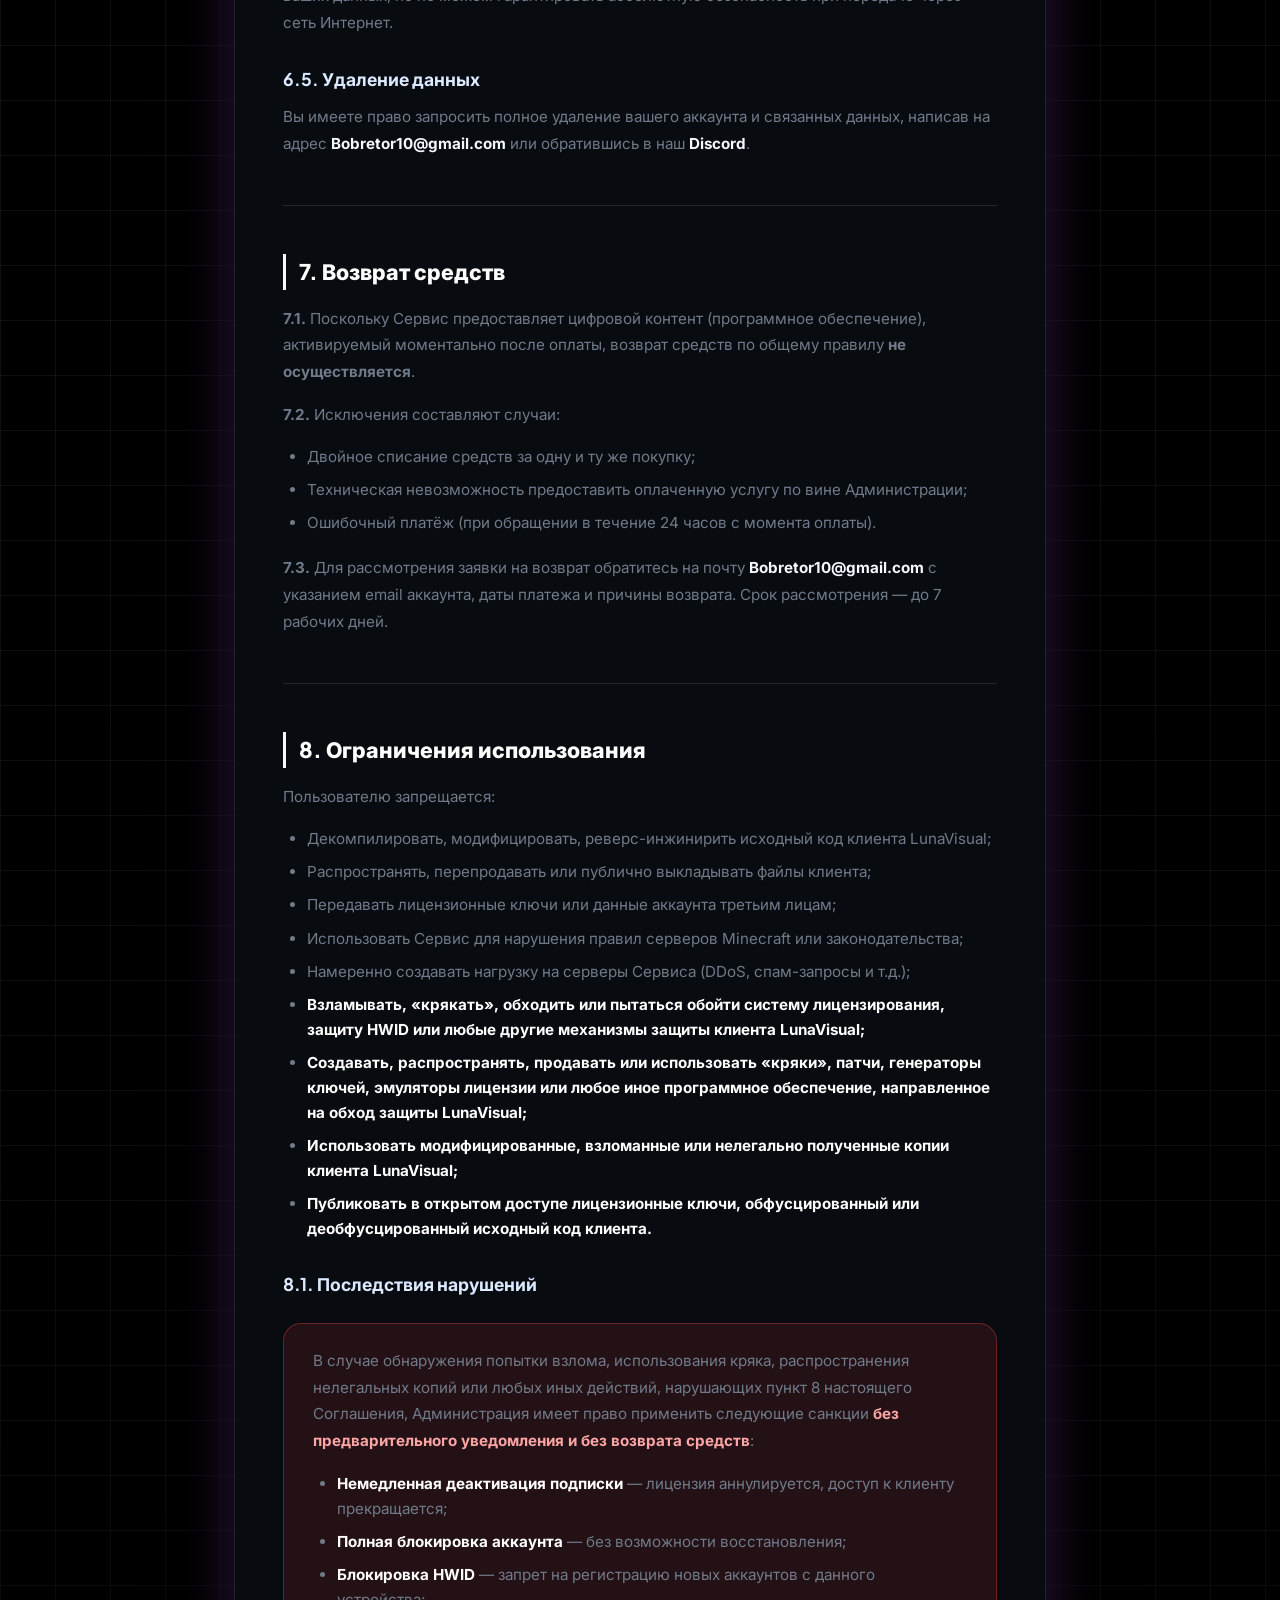
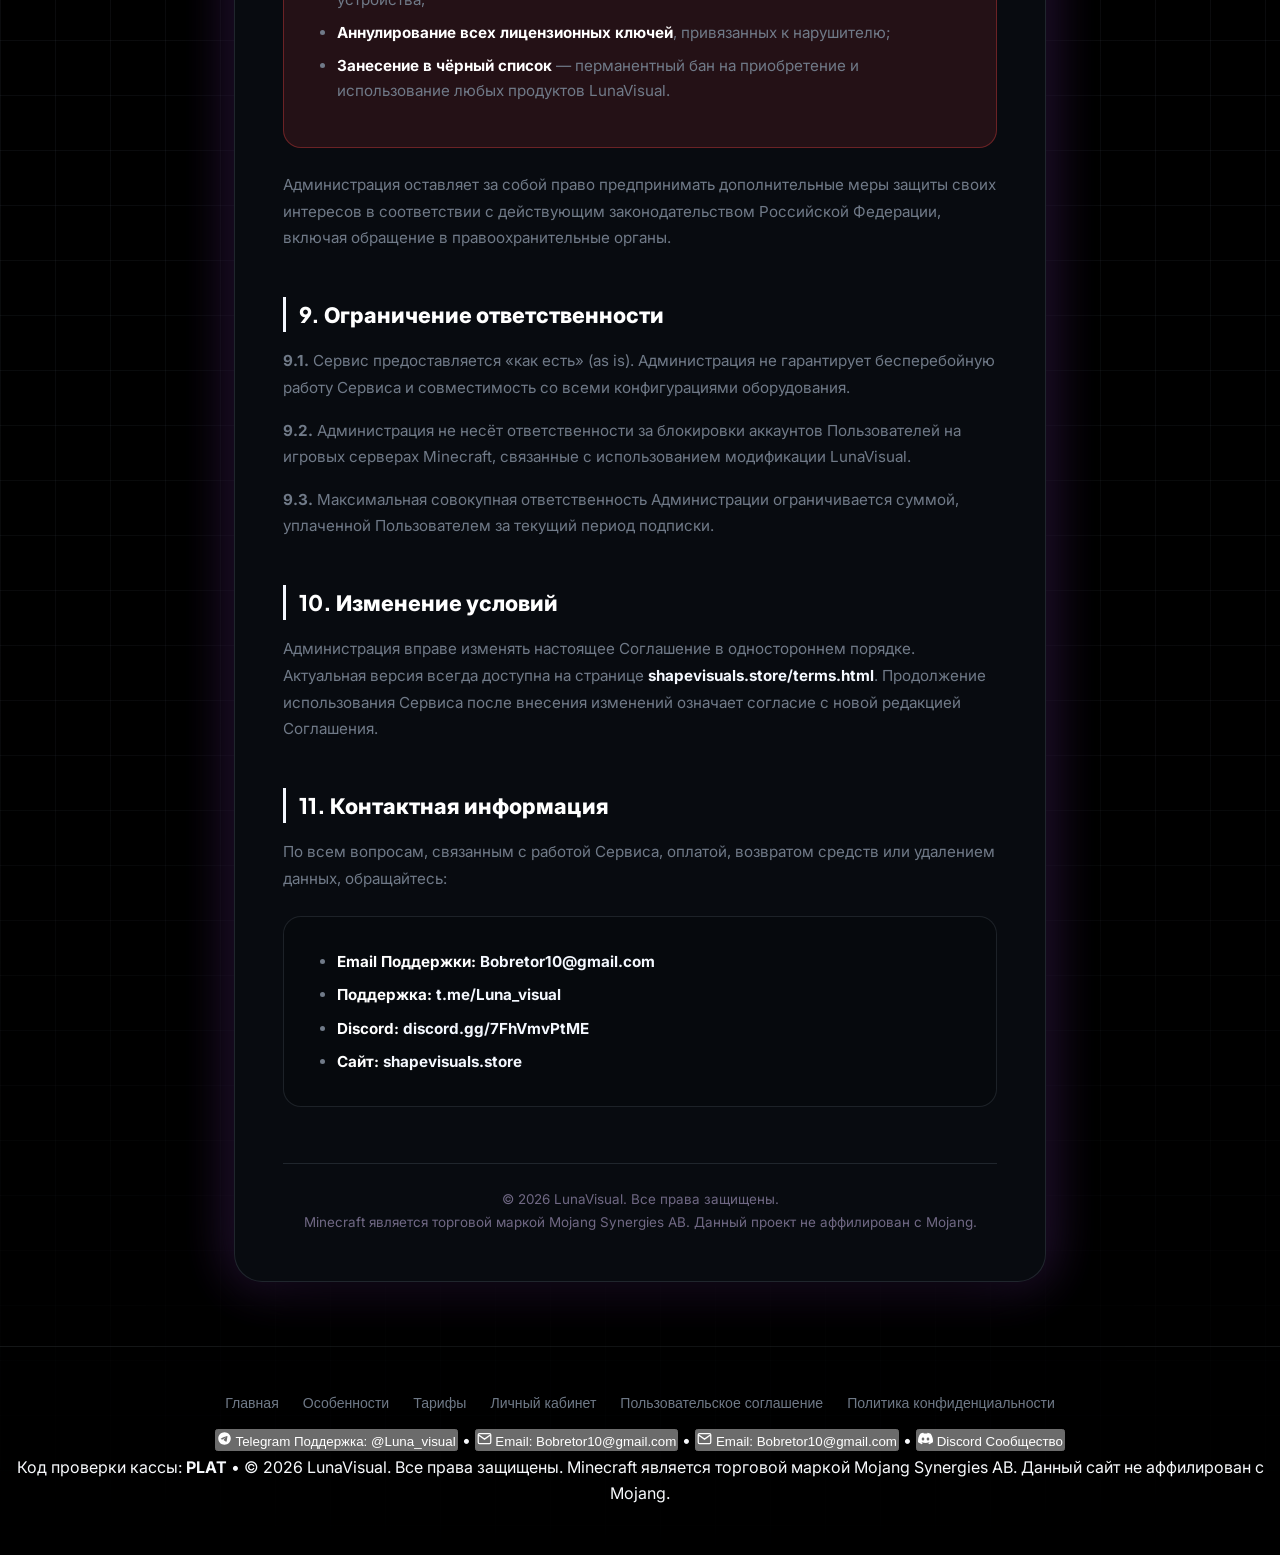
<file: terms.html>
﻿<!DOCTYPE html>
<html lang="ru">
<head>
  <meta charset="UTF-8">
  <meta name="viewport" content="width=device-width, initial-scale=1.0">
  <meta name="description" content="Пользовательское соглашение LunaVisual — условия использования, политика конфиденциальности и возврат средств.">
  <title>LunaVisual | Пользовательское соглашение</title>
  
  <link rel="icon" type="image/png" href="lunavisual-logo.png">
  <link rel="shortcut icon" type="image/png" href="lunavisual-logo.png">
  <link rel="apple-touch-icon" href="lunavisual-logo.png">

  <!-- Google Fonts -->
  <link rel="preconnect" href="https://fonts.googleapis.com">
  <link rel="preconnect" href="https://fonts.gstatic.com" crossorigin>
  <link href="https://fonts.googleapis.com/css2?family=Inter:wght@400;500;600;700;800&family=Plus+Jakarta+Sans:wght@700;800;900&display=swap" rel="stylesheet">

  <style>
    :root {
      --p-primary: #9d4edd;
      --p-primary-hover: #b366ff;
      --p-glow: rgba(157, 78, 221, 0.45);
      --p-deep: #5a189a;
      --p-electric: #7b2cbf;
      --p-light: #c77dff;
      --p-soft: #e0aaff;
      --p-muted: #9f8bc2;

      --bg-dark: #07060b;
      --bg-card: rgba(20, 14, 32, 0.7);
      --bg-card-hover: rgba(32, 22, 52, 0.85);

      --border-subtle: rgba(157, 78, 221, 0.22);
      --border-active: rgba(199, 125, 255, 0.5);

      --text-main: #f8f6fc;
      --text-muted: #a39bb5;
      --text-dim: #706884;

      --font-sans: 'Inter', -apple-system, BlinkMacSystemFont, 'Segoe UI', Roboto, sans-serif;
      --font-heading: 'Plus Jakarta Sans', 'Inter', sans-serif;
    }

    *, *::before, *::after {
      box-sizing: border-box;
      margin: 0;
      padding: 0;
      -webkit-user-select: none !important;
      -moz-user-select: none !important;
      -ms-user-select: none !important;
      user-select: none !important;
      -webkit-touch-callout: none !important;
    }

    input, textarea, [contenteditable="true"] {
      -webkit-user-select: text !important;
      -moz-user-select: text !important;
      -ms-user-select: text !important;
      user-select: text !important;
    }

    img {
      -webkit-user-drag: none !important;
      user-drag: none !important;
    }

    html {
      scroll-behavior: smooth;
      color-scheme: dark;
    }

    /* Ultra-Custom Cyber Neon Scrollbar */
    * {
      scrollbar-width: thin;
      scrollbar-color: var(--p-primary, #9d4edd) var(--bg-dark, #07090e);
    }
    ::-webkit-scrollbar {
      width: 11px;
      height: 11px;
    }
    ::-webkit-scrollbar-button {
      display: none !important;
      width: 0 !important;
      height: 0 !important;
    }
    ::-webkit-scrollbar-track {
      background: linear-gradient(180deg, var(--bg-surface, #0f081a) 0%, var(--bg-dark, #07090e) 100%);
      border-left: 1px solid var(--border-subtle);
      box-shadow: inset 0 0 10px rgba(0, 0, 0, 0.7);
    }
    ::-webkit-scrollbar-thumb {
      background: linear-gradient(180deg, var(--p-light) 0%, var(--p-primary) 35%, var(--p-electric) 70%, var(--p-deep) 100%);
      border-radius: 999px;
      border: 2px solid var(--bg-dark, #07090e);
      box-shadow: 0 0 16px var(--p-glow), inset 0 1px 2px rgba(255, 255, 255, 0.6);
      transition: all 0.25s ease;
    }
    ::-webkit-scrollbar-thumb:hover {
      background: linear-gradient(180deg, #ffffff 0%, var(--p-light) 25%, var(--p-primary-hover) 65%, var(--p-electric) 100%);
      box-shadow: 0 0 28px var(--p-glow), 0 0 12px var(--p-light), inset 0 1px 3px #ffffff;
      border-color: rgba(7, 9, 14, 0.6);
    }
    ::-webkit-scrollbar-thumb:active {
      background: linear-gradient(180deg, #ffffff 0%, var(--p-light) 35%, var(--p-primary) 70%, var(--p-deep) 100%);
      box-shadow: 0 0 35px var(--p-glow), 0 0 16px var(--p-light), inset 0 1px 3px #ffffff;
    }
    ::-webkit-scrollbar-corner {
      background: var(--bg-dark, #07090e);
    }

    @keyframes pageFadeIn {
      from { opacity: 0; transform: translateY(6px); }
      to { opacity: 1; transform: translateY(0); }
    }

    body {
      background-color: var(--bg-dark);
      background-image: 
        radial-gradient(ellipse 70% 40% at 50% 0%, var(--border-subtle) 0%, transparent 65%),
        radial-gradient(ellipse 50% 35% at 85% 30%, var(--border-subtle) 0%, transparent 60%);
      background-attachment: fixed;
      background-repeat: no-repeat;
      color: var(--text-main);
      font-family: var(--font-sans);
      line-height: 1.65;
      overflow-x: hidden;
      min-height: 100vh;
      display: flex;
      flex-direction: column;
      -webkit-font-smoothing: antialiased;
      opacity: 1;
      animation: pageFadeIn 0.35s cubic-bezier(0.22, 1, 0.36, 1) forwards;
      transition: opacity 0.32s cubic-bezier(0.22, 1, 0.36, 1), transform 0.32s cubic-bezier(0.22, 1, 0.36, 1);
    }

    body.page-transition-exit {
      opacity: 0 !important;
      transform: translateY(-6px) !important;
      pointer-events: none;
    }

    /* Ambient Glow Lights (Balanced Atmospheric Lighting) */
    .ambient-glow-1, .ambient-glow-2 {
      position: fixed;
      border-radius: 50%;
      pointer-events: none;
      z-index: 0;
    }
    .ambient-glow-1 {
      top: -16%;
      left: 50%;
      transform: translateX(-50%);
      width: 1000px;
      height: 750px;
      background: radial-gradient(ellipse at center, var(--theme-glow-1, #9d4edd) 0%, var(--p-electric) 35%, transparent 70%);
      filter: blur(115px);
      opacity: 0.55;
      animation: floatGlow 20s ease-in-out infinite alternate;
    }
    .ambient-glow-2 {
      top: 25%;
      right: -8%;
      width: 850px;
      height: 850px;
      background: radial-gradient(circle, var(--theme-glow-2, #7b2cbf) 0%, var(--p-deep) 40%, transparent 70%);
      filter: blur(125px);
      opacity: 0.45;
      animation: floatGlow 24s ease-in-out infinite alternate -6s;
    }

    /* Full-Page Cyber Grid with Squares & Ambient Gradient */
    .cyber-grid-bg {
      position: fixed;
      inset: 0;
      background-image: 
        linear-gradient(to right, var(--border-subtle) 1px, transparent 1px),
        linear-gradient(to bottom, var(--border-subtle) 1px, transparent 1px);
      background-size: 55px 55px;
      mask-image: radial-gradient(circle at 50% 50%, rgba(0,0,0,0.95) 0%, rgba(0,0,0,0.55) 75%, transparent 100%);
      -webkit-mask-image: radial-gradient(circle at 50% 50%, rgba(0,0,0,0.95) 0%, rgba(0,0,0,0.55) 75%, transparent 100%);
      pointer-events: none;
      z-index: 0;
      opacity: 0.65;
    }

    @keyframes floatGlow {
      0% { transform: translate(0, 0) scale(1); }
      50% { transform: translate(40px, 30px) scale(1.1); }
      100% { transform: translate(-30px, 50px) scale(0.95); }
    }

    /* Header */
    header {
      position: fixed;
      top: 0;
      left: 0;
      width: 100%;
      z-index: 1000;
      padding: 1rem 0;
      background: rgba(7, 6, 11, 0.75);
      backdrop-filter: blur(20px);
      -webkit-backdrop-filter: blur(20px);
      border-bottom: 1px solid var(--border-subtle);
      box-shadow: 0 4px 20px rgba(0, 0, 0, 0.35);
    }

    .nav-container {
      display: flex;
      align-items: center;
      justify-content: space-between;
      max-width: 1280px;
      margin: 0 auto;
      padding: 0 2rem;
    }

    .logo {
      display: flex;
      align-items: center;
      gap: 12px;
      background: transparent;
      border: none;
      cursor: pointer;
      font-family: var(--font-heading);
      font-weight: 900;
      font-size: 1.35rem;
      letter-spacing: 0.08em;
      color: #fff;
    }

    .logo-img {
      width: 38px;
      height: 38px;
      border-radius: 12px;
      object-fit: cover;
      border: 1.5px solid var(--border-active);
      box-shadow: 0 0 18px var(--p-glow);
    }

    nav ul {
      display: flex;
      align-items: center;
      gap: 6px;
      list-style: none;
      background: linear-gradient(135deg, var(--bg-surface) 0%, var(--bg-card) 100%);
      padding: 6px 12px;
      border-radius: 999px;
      border: 1px solid var(--border-active);
      backdrop-filter: blur(20px);
      box-shadow: 0 10px 30px rgba(0, 0, 0, 0.4), 0 0 25px var(--p-glow);
    }

    .nav-link-btn {
      background: transparent;
      border: none;
      color: var(--text-muted);
      font-family: var(--font-sans);
      font-size: 0.9rem;
      font-weight: 600;
      padding: 8px 16px;
      border-radius: 999px;
      cursor: pointer;
      transition: all 0.25s ease;
    }
    .nav-link-btn:hover {
      color: #fff;
      background: linear-gradient(135deg, var(--border-subtle) 0%, var(--border-active) 100%);
      box-shadow: 0 0 15px var(--p-glow);
    }

    .lang-switcher {
      display: inline-flex;
      align-items: center;
      gap: 2px;
      background: rgba(255, 255, 255, 0.06);
      border: 1px solid var(--border-subtle);
      border-radius: 999px;
      padding: 3px 6px;
      backdrop-filter: blur(8px);
    }
    .lang-btn {
      background: transparent;
      border: 0;
      color: var(--text-muted);
      font-family: var(--font-sans);
      font-size: 0.75rem;
      font-weight: 700;
      padding: 4px 8px;
      border-radius: 999px;
      cursor: pointer;
      transition: all 0.2s ease;
    }
    .lang-btn:hover { color: #fff; }
    .lang-btn.active {
      background: linear-gradient(135deg, var(--p-primary), var(--p-electric));
      color: var(--p-contrast-text, #fff);
      box-shadow: 0 0 10px var(--p-glow);
    }
    .lang-divider {
      color: rgba(255, 255, 255, 0.2);
      font-size: 0.72rem;
    }

    /* Terms Layout */
    .terms-page-wrapper {
      flex: 1;
      max-width: 860px;
      width: 100%;
      margin: 8rem auto 4rem auto;
      padding: 0 1.5rem;
    }

    .page-back-btn {
      display: inline-flex;
      align-items: center;
      gap: 6px;
      background: transparent;
      border: none;
      color: var(--p-soft);
      font-family: var(--font-heading);
      font-weight: 700;
      font-size: 0.92rem;
      cursor: pointer;
      margin-bottom: 2rem;
      transition: all 0.2s ease;
    }
    .page-back-btn:hover {
      color: #fff;
      transform: translateX(-4px);
    }

    .terms-main-card {
      background: var(--bg-card);
      border: 1.5px solid var(--border-subtle);
      border-radius: 28px;
      padding: 3rem;
      backdrop-filter: blur(24px);
      box-shadow: 0 30px 80px rgba(0, 0, 0, 0.8), 0 0 50px var(--p-glow);
    }

    .terms-main-card h1 {
      font-family: var(--font-heading);
      font-size: clamp(2.2rem, 4vw, 3rem);
      font-weight: 900;
      letter-spacing: -0.03em;
      margin-bottom: 0.4rem;
      line-height: 1.15;
    }
    .terms-main-card h1 span {
      background: linear-gradient(135deg, #ffffff 10%, var(--p-soft) 50%, var(--p-primary) 100%);
      -webkit-background-clip: text;
      -webkit-text-fill-color: transparent;
    }

    .terms-meta {
      font-size: 0.86rem;
      color: var(--p-muted);
      margin-bottom: 2.5rem;
      padding-bottom: 1.5rem;
      border-bottom: 1px solid var(--border-subtle);
    }

    .terms-main-card h2 {
      font-family: var(--font-heading);
      font-size: 1.35rem;
      font-weight: 800;
      color: #fff;
      margin: 2.8rem 0 1rem 0;
      padding-left: 0.8rem;
      border-left: 3.5px solid var(--p-light);
    }

    .terms-main-card h3 {
      font-family: var(--font-heading);
      font-size: 1.1rem;
      font-weight: 700;
      color: var(--p-soft);
      margin: 1.8rem 0 0.6rem 0;
    }

    .terms-main-card p {
      margin-bottom: 1rem;
      color: var(--text-muted);
      font-size: 0.95rem;
      line-height: 1.75;
    }

    .terms-main-card ul, .terms-main-card ol {
      margin: 0.5rem 0 1.25rem 1.5rem;
      color: var(--text-muted);
      font-size: 0.95rem;
    }
    .terms-main-card li {
      margin-bottom: 0.5rem;
      line-height: 1.65;
    }
    .terms-main-card li strong {
      color: #fff;
    }

    .terms-card {
      background: var(--bg-surface);
      border: 1.5px solid var(--border-subtle);
      border-radius: 18px;
      padding: 1.5rem 1.8rem;
      margin: 1.5rem 0;
    }
    .terms-card p:last-child, .terms-card ul:last-child {
      margin-bottom: 0;
    }

    .terms-warn {
      background: rgba(239, 68, 68, 0.12);
      border: 1.5px solid rgba(239, 68, 68, 0.35);
      border-radius: 18px;
      padding: 1.5rem 1.8rem;
      margin: 1.5rem 0;
    }
    .terms-warn strong {
      color: #fca5a5;
    }

    .terms-link {
      color: var(--p-light);
      cursor: pointer;
      text-decoration: none;
      font-weight: 700;
      transition: color 0.2s ease;
    }
    .terms-link:hover {
      color: #fff;
      text-decoration: underline;
    }

    .terms-divider {
      border: none;
      border-top: 1px solid var(--border-subtle);
      margin: 3rem 0;
    }

    .terms-footer-block {
      margin-top: 3.5rem;
      padding-top: 1.5rem;
      border-top: 1px solid var(--border-subtle);
      font-size: 0.84rem;
      color: var(--text-dim);
      text-align: center;
      line-height: 1.7;
    }

    /* Footer */
    footer {
      padding: 3rem 0;
      border-top: 1px solid var(--border-subtle);
      background: transparent;
      text-align: center;
    }
    .footer-links {
      display: flex;
      justify-content: center;
      gap: 1.5rem;
      margin-bottom: 1rem;
      flex-wrap: wrap;
    }
    .footer-links button {
      background: transparent;
      border: none;
      color: var(--text-muted);
      font-size: 0.88rem;
    .footer-links button:hover { color: var(--p-soft); }

    .footer-links-row {
      display: flex;
      flex-wrap: wrap;
      justify-content: center;
      align-items: center;
      gap: 1.25rem;
    }
    .footer-contact-link {
      background: transparent;
      border: none;
      color: var(--text-muted);
      font-size: 0.88rem;
      font-weight: 500;
      cursor: pointer;
      text-decoration: none;
      transition: color 0.2s ease, transform 0.2s ease;
      display: inline-flex;
      align-items: center;
      gap: 6px;
    }
    .footer-contact-link:hover {
      color: #fff;
      text-shadow: 0 0 12px var(--p-glow);
    }
    .footer-contact-link svg {
      color: var(--p-light);
      transition: transform 0.2s ease;
    }
    .footer-contact-link:hover svg {
      transform: scale(1.15);
      color: #fff;
    }
    .footer-divider-dot {
      color: var(--border-active);
      font-size: 0.75rem;
      opacity: 0.5;
    }
    .footer-meta-row {
      display: flex;
      flex-wrap: wrap;
      justify-content: center;
      align-items: center;
      gap: 0.85rem;
      font-size: 0.8rem;
      color: var(--text-dim);
      margin-top: 1rem;
    }
    .footer-plat-badge {
      display: inline-flex;
      align-items: center;
      gap: 5px;
      padding: 3px 10px;
      border-radius: 6px;
      background: rgba(157, 78, 221, 0.08);
      border: 1px solid var(--border-subtle);
      color: var(--text-muted);
      font-size: 0.76rem;
      font-family: monospace;
    }
    .footer-plat-badge strong {
      color: var(--p-light);
    }
    .copyright { font-size: 0.8rem; color: var(--text-dim); }

    @media (max-width: 640px) {
      .terms-page-wrapper { margin-top: 6.5rem; }
      .terms-main-card { padding: 2rem 1.25rem; }
    }
  </style>
  <link rel="stylesheet" href="luna-theme.css">
</head>
<body>

  <div class="ambient-glow-1"></div>
  <div class="ambient-glow-2"></div>
  <div class="cyber-grid-bg"></div>

  <!-- Sticky Header -->
  <header>
    <div class="nav-container">
      <button type="button" class="logo" onclick="location.href='index.html'" aria-label="LunaVisual">
        <img class="logo-img" src="lunavisual-logo.png" alt="LunaVisual Logo">
        LUNAVISUAL
      </button>
      <nav>
        <ul>
          <li><button type="button" class="nav-link-btn" onclick="location.href='index.html'" data-i18n="nav_home">Главная</button></li>
          <li><button type="button" class="nav-link-btn" onclick="location.href='index.html#features'" data-i18n="nav_features">Особенности</button></li>
          <li><button type="button" class="nav-link-btn" onclick="location.href='index.html#pricing'" data-i18n="nav_pricing">Цены</button></li>
          <li><button type="button" class="nav-link-btn" onclick="location.href='profile.html'" data-i18n="nav_profile_long">Личный кабинет</button></li>
          <li class="lang-switch-item">
            <div class="lang-switcher" role="group" aria-label="Language Selector">
              <button type="button" class="lang-btn active" data-lang="ru">RU</button>
              <span class="lang-divider">/</span>
              <button type="button" class="lang-btn" data-lang="en">EN</button>
            </div>
          </li>
        </ul>
      </nav>
    </div>
  </header>

  <!-- Terms Content -->
  <div class="terms-page-wrapper">

    <button type="button" class="page-back-btn" onclick="location.href='index.html'" data-i18n="prof_back">
      ← Вернуться на главную
    </button>

    <div class="terms-main-card">
      <!-- Russian Language View -->
      <div class="lang-view" data-lang-view="ru">
        <h1>Пользовательское <span>Соглашение</span></h1>
        <p class="terms-meta">Последнее обновление: 14 августа 2026 г. &nbsp;·&nbsp; Версия 1.0</p>

        <!-- 1. Общие положения -->
        <h2>1. Общие положения</h2>
        <p>Настоящее Пользовательское соглашение (далее — «Соглашение») регулирует отношения между администрацией проекта <strong>LunaVisual</strong> (далее — «Администрация», «мы») и физическим лицом (далее — «Пользователь», «вы»), использующим веб-сайт <span class="terms-link" onclick="location.href='index.html'">shapevisuals.store</span>, программное обеспечение LunaVisual для Minecraft и связанные сервисы (далее — «Сервис»).</p>
        <p>Регистрируясь на сайте, приобретая подписку или скачивая клиент LunaVisual, вы подтверждаете, что полностью прочитали, поняли и принимаете условия настоящего Соглашения.</p>

        <!-- 2. Описание сервиса -->
        <h2>2. Описание сервиса</h2>
        <p>LunaVisual — это модификация (мод) для игры Minecraft версии 1.21.4 на платформе Fabric Loader, предоставляющая визуальные улучшения геймплея: кастомные ViewModel, шейдерные эффекты Chams, ESP-подсветку, адаптивный HUD, косметические элементы и другие функции.</p>
        <div class="terms-card">
          <p>Сервис включает:</p>
          <ul>
            <li>Веб-сайт для регистрации, авторизации и управления лицензией;</li>
            <li>Систему лицензионных ключей для активации подписки;</li>
            <li>Скачивание клиентского файла (LunaVisual.jar / LunaVisual.exe);</li>
            <li>Систему привязки аппаратного идентификатора (HWID).</li>
          </ul>
        </div>

        <!-- 3. Регистрация и аккаунт -->
        <h2>3. Регистрация и аккаунт</h2>
        <p><strong>3.1.</strong> Для использования Сервиса необходимо зарегистрироваться, указав действующий адрес электронной почты и игровой никнейм Minecraft.</p>
        <p><strong>3.2.</strong> Вы несёте полную ответственность за сохранность данных своего аккаунта (логин, пароль) и за все действия, совершённые с его использованием.</p>
        <p><strong>3.3.</strong> Передача аккаунта третьим лицам запрещена.</p>
        <p><strong>3.4.</strong> Администрация оставляет за собой право заблокировать или удалить аккаунт при нарушении условий настоящего Соглашения без возврата средств.</p>

        <!-- 4. Подписка и оплата -->
        <h2>4. Подписка и оплата</h2>
        <p><strong>4.1.</strong> Доступ к функциям LunaVisual предоставляется на платной основе по тарифным планам:</p>
        <div class="terms-card">
          <ul>
            <li><strong>7 Дней</strong> — 270 ₽</li>
            <li><strong>30 Дней</strong> — 450 ₽</li>
            <li><strong>90 Дней</strong> — 670 ₽</li>
            <li><strong>Навсегда (Lifetime)</strong> — 1500 ₽</li>
          </ul>
        </div>
        <p><strong>4.2.</strong> Оплата производится через платёжный агрегатор AnyPay с использованием доступных методов: СБП (QR-код), банковские карты МИР/Visa/Mastercard, ЮMoney, криптовалюта.</p>
        <p><strong>4.3.</strong> После успешной оплаты лицензионный ключ генерируется автоматически и привязывается к аккаунту Пользователя.</p>
        <p><strong>4.4.</strong> Цены указаны в российских рублях (₽) и могут быть изменены Администрацией в одностороннем порядке. Изменение цен не затрагивает уже оплаченные подписки.</p>

        <!-- 5. Привязка HWID -->
        <h2>5. Привязка HWID</h2>
        <p><strong>5.1.</strong> При первом запуске клиента LunaVisual в игре Minecraft, модификация автоматически привязывает аппаратный идентификатор вашего компьютера (HWID) к вашему профилю.</p>
        <p><strong>5.2.</strong> Одна подписка может быть активна только на одном устройстве одновременно.</p>
        <p><strong>5.3.</strong> Для переноса лицензии на другое устройство необходимо выполнить сброс HWID (бесплатно для администратора, платно через ключ «Сброс HWID» для обычных пользователей).</p>

        <hr class="terms-divider">

        <!-- 6. Политика конфиденциальности -->
        <h2>6. Политика конфиденциальности</h2>

        <h3>6.1. Какие данные мы собираем</h3>
        <div class="terms-card">
          <ul>
            <li><strong>Email-адрес</strong> — для авторизации и связи;</li>
            <li><strong>Игровой никнейм Minecraft</strong> — для привязки лицензии;</li>
            <li><strong>Аппаратный идентификатор (HWID)</strong> — для защиты от несанкционированного распространения клиента;</li>
            <li><strong>IP-адрес</strong> — может фиксироваться серверами автоматически для обеспечения безопасности.</li>
          </ul>
        </div>

        <h3>6.2. Как мы используем данные</h3>
        <ul>
          <li>Для предоставления, поддержки и улучшения Сервиса;</li>
          <li>Для верификации лицензии и привязки устройства;</li>
          <li>Для отправки уведомлений о статусе подписки;</li>
          <li>Для предотвращения мошенничества и нарушений.</li>
        </ul>

        <h3>6.3. Передача данных третьим лицам</h3>
        <p>Мы <strong>не продаём и не передаём</strong> персональные данные Пользователей третьим лицам, за исключением случаев, предусмотренных законодательством Российской Федерации.</p>

        <h3>6.4. Хранение данных</h3>
        <p>Данные хранятся на защищённых серверах платформы Supabase (облачная база данных) с шифрованием трафика по протоколу TLS/SSL. Мы принимаем разумные меры для защиты ваших данных, но не можем гарантировать абсолютную безопасность при передаче через сеть Интернет.</p>

        <h3>6.5. Удаление данных</h3>
        <p>Вы имеете право запросить полное удаление вашего аккаунта и связанных данных, написав на адрес <span class="terms-link" onclick="location.href='mailto:Bobretor10@gmail.com'">Bobretor10@gmail.com</span> или обратившись в наш <span class="terms-link" onclick="window.open('https://discord.gg/7FhVmvPtME','_blank')">Discord</span>.</p>

        <hr class="terms-divider">

        <!-- 7. Возврат средств -->
        <h2>7. Возврат средств</h2>
        <p><strong>7.1.</strong> Поскольку Сервис предоставляет цифровой контент (программное обеспечение), активируемый моментально после оплаты, возврат средств по общему правилу <strong>не осуществляется</strong>.</p>
        <p><strong>7.2.</strong> Исключения составляют случаи:</p>
        <ul>
          <li>Двойное списание средств за одну и ту же покупку;</li>
          <li>Техническая невозможность предоставить оплаченную услугу по вине Администрации;</li>
          <li>Ошибочный платёж (при обращении в течение 24 часов с момента оплаты).</li>
        </ul>
        <p><strong>7.3.</strong> Для рассмотрения заявки на возврат обратитесь на почту <span class="terms-link" onclick="location.href='mailto:Bobretor10@gmail.com'">Bobretor10@gmail.com</span> с указанием email аккаунта, даты платежа и причины возврата. Срок рассмотрения — до 7 рабочих дней.</p>

        <hr class="terms-divider">

        <!-- 8. Ограничения использования -->
        <h2>8. Ограничения использования</h2>
        <p>Пользователю запрещается:</p>
        <ul>
          <li>Декомпилировать, модифицировать, реверс-инжинирить исходный код клиента LunaVisual;</li>
          <li>Распространять, перепродавать или публично выкладывать файлы клиента;</li>
          <li>Передавать лицензионные ключи или данные аккаунта третьим лицам;</li>
          <li>Использовать Сервис для нарушения правил серверов Minecraft или законодательства;</li>
          <li>Намеренно создавать нагрузку на серверы Сервиса (DDoS, спам-запросы и т.д.);</li>
          <li><strong>Взламывать, «крякать», обходить или пытаться обойти систему лицензирования, защиту HWID или любые другие механизмы защиты клиента LunaVisual;</strong></li>
          <li><strong>Создавать, распространять, продавать или использовать «кряки», патчи, генераторы ключей, эмуляторы лицензии или любое иное программное обеспечение, направленное на обход защиты LunaVisual;</strong></li>
          <li><strong>Использовать модифицированные, взломанные или нелегально полученные копии клиента LunaVisual;</strong></li>
          <li><strong>Публиковать в открытом доступе лицензионные ключи, обфусцированный или деобфусцированный исходный код клиента.</strong></li>
        </ul>

        <h3>8.1. Последствия нарушений</h3>
        <div class="terms-warn">
          <p>В случае обнаружения попытки взлома, использования кряка, распространения нелегальных копий или любых иных действий, нарушающих пункт 8 настоящего Соглашения, Администрация имеет право применить следующие санкции <strong>без предварительного уведомления и без возврата средств</strong>:</p>
          <ul>
            <li><strong>Немедленная деактивация подписки</strong> — лицензия аннулируется, доступ к клиенту прекращается;</li>
            <li><strong>Полная блокировка аккаунта</strong> — без возможности восстановления;</li>
            <li><strong>Блокировка HWID</strong> — запрет на регистрацию новых аккаунтов с данного устройства;</li>
            <li><strong>Аннулирование всех лицензионных ключей</strong>, привязанных к нарушителю;</li>
            <li><strong>Занесение в чёрный список</strong> — перманентный бан на приобретение и использование любых продуктов LunaVisual.</li>
          </ul>
        </div>
        <p>Администрация оставляет за собой право предпринимать дополнительные меры защиты своих интересов в соответствии с действующим законодательством Российской Федерации, включая обращение в правоохранительные органы.</p>

        <!-- 9. Ответственность -->
        <h2>9. Ограничение ответственности</h2>
        <p><strong>9.1.</strong> Сервис предоставляется «как есть» (as is). Администрация не гарантирует бесперебойную работу Сервиса и совместимость со всеми конфигурациями оборудования.</p>
        <p><strong>9.2.</strong> Администрация не несёт ответственности за блокировки аккаунтов Пользователей на игровых серверах Minecraft, связанные с использованием модификации LunaVisual.</p>
        <p><strong>9.3.</strong> Максимальная совокупная ответственность Администрации ограничивается суммой, уплаченной Пользователем за текущий период подписки.</p>

        <!-- 10. Изменения -->
        <h2>10. Изменение условий</h2>
        <p>Администрация вправе изменять настоящее Соглашение в одностороннем порядке. Актуальная версия всегда доступна на странице <span class="terms-link" onclick="location.reload()">shapevisuals.store/terms.html</span>. Продолжение использования Сервиса после внесения изменений означает согласие с новой редакцией Соглашения.</p>

        <!-- 11. Контакты -->
        <h2>11. Контактная информация</h2>
        <p>По всем вопросам, связанным с работой Сервиса, оплатой, возвратом средств или удалением данных, обращайтесь:</p>
        <div class="terms-card">
          <ul>
            <li><strong>Email Поддержки:</strong> <span class="terms-link" onclick="location.href='mailto:Bobretor10@gmail.com'">Bobretor10@gmail.com</span></li>
            <li><strong>Поддержка:</strong> <span class="terms-link" onclick="window.open('https://t.me/Luna_visual','_blank')">t.me/Luna_visual</span></li>
            <li><strong>Discord:</strong> <span class="terms-link" onclick="window.open('https://discord.gg/7FhVmvPtME','_blank')">discord.gg/7FhVmvPtME</span></li>
            <li><strong>Сайт:</strong> <span class="terms-link" onclick="location.href='index.html'">shapevisuals.store</span></li>
          </ul>
        </div>

        <div class="terms-footer-block">
          © 2026 LunaVisual. Все права защищены.<br>
          Minecraft является торговой маркой Mojang Synergies AB. Данный проект не аффилирован с Mojang.
        </div>
      </div>

      <!-- English Language View -->
      <div class="lang-view" data-lang-view="en" style="display:none;">
        <h1>Terms of <span>Service</span></h1>
        <p class="terms-meta">Last Updated: August 14, 2026 &nbsp;·&nbsp; Version 1.0</p>

        <!-- 1. General Provisions -->
        <h2>1. General Provisions</h2>
        <p>These Terms of Service (hereinafter "Terms") govern the relationship between the administration of the <strong>LunaVisual</strong> project (hereinafter "Administration", "we", "us") and any individual (hereinafter "User", "you") accessing the website <span class="terms-link" onclick="location.href='index.html'">shapevisuals.store</span>, the LunaVisual software for Minecraft, and associated services (hereinafter "Service").</p>
        <p>By registering on the website, purchasing a subscription, or downloading the LunaVisual client, you confirm that you have fully read, understood, and agreed to these Terms.</p>

        <!-- 2. Description of Service -->
        <h2>2. Description of Service</h2>
        <p>LunaVisual is a client modification (mod) for Minecraft version 1.21.4 on the Fabric Loader platform, providing visual gameplay enhancements: custom ViewModel, Chams shader effects, ESP highlighting, adaptive HUD, cosmetic elements, and other features.</p>
        <div class="terms-card">
          <p>The Service includes:</p>
          <ul>
            <li>Website for registration, authentication, and license management;</li>
            <li>License key system for subscription activation;</li>
            <li>Client file downloads (LunaVisual.jar / LunaVisual.exe);</li>
            <li>Hardware Identification (HWID) binding system.</li>
          </ul>
        </div>

        <!-- 3. Registration & Account -->
        <h2>3. Registration & Account</h2>
        <p><strong>3.1.</strong> To use the Service, you must register by providing a valid email address and a Minecraft in-game nickname.</p>
        <p><strong>3.2.</strong> You bear full responsibility for safeguarding your account credentials (login, password) and for all actions taken under your account.</p>
        <p><strong>3.3.</strong> Transferring accounts to third parties is strictly prohibited.</p>
        <p><strong>3.4.</strong> The Administration reserves the right to suspend or terminate any account violating these Terms without refund.</p>

        <!-- 4. Subscription & Payment -->
        <h2>4. Subscription & Payment</h2>
        <p><strong>4.1.</strong> Access to LunaVisual features is offered on a paid subscription basis:</p>
        <div class="terms-card">
          <ul>
            <li><strong>7 Days</strong> — 270 ₽</li>
            <li><strong>30 Days</strong> — 450 ₽</li>
            <li><strong>90 Days</strong> — 670 ₽</li>
            <li><strong>Lifetime (Full Access)</strong> — 1500 ₽</li>
          </ul>
        </div>
        <p><strong>4.2.</strong> Payments are processed via the AnyPay payment aggregator supporting SBP (QR code), Bank Cards (MIR/Visa/Mastercard), YuMoney, and cryptocurrency.</p>
        <p><strong>4.3.</strong> Upon successful payment, a license key is automatically generated and linked to the User's account.</p>
        <p><strong>4.4.</strong> Prices are displayed in Russian Rubles (₽) and may be adjusted unilaterally by the Administration. Price changes will not affect active paid subscriptions.</p>

        <!-- 5. HWID Binding -->
        <h2>5. HWID Binding</h2>
        <p><strong>5.1.</strong> Upon the first launch of the LunaVisual client in Minecraft, the mod automatically binds the unique hardware identifier (HWID) of your computer to your profile.</p>
        <p><strong>5.2.</strong> One subscription can only be active on one computer at any given time.</p>
        <p><strong>5.3.</strong> To transfer your license to a new PC, an HWID reset must be performed.</p>

        <hr class="terms-divider">

        <!-- 6. Privacy Policy -->
        <h2>6. Privacy Policy</h2>
        <h3>6.1. Data We Collect</h3>
        <div class="terms-card">
          <ul>
            <li><strong>Email Address</strong> — for authentication and account communication;</li>
            <li><strong>Minecraft In-Game Nickname</strong> — for license association;</li>
            <li><strong>Hardware Identifier (HWID)</strong> — for security and software protection;</li>
            <li><strong>IP Address</strong> — logged automatically for security and anti-abuse verification.</li>
          </ul>
        </div>

        <h3>6.2. How We Use Data</h3>
        <ul>
          <li>To provide, maintain, and enhance the Service;</li>
          <li>To verify licenses and device bindings;</li>
          <li>To notify you regarding subscription status;</li>
          <li>To prevent fraud, cracking, and abuse.</li>
        </ul>

        <h3>6.3. Third-Party Sharing</h3>
        <p>We <strong>do not sell or share</strong> User personal data with third parties, except as required by law.</p>

        <h3>6.4. Data Storage</h3>
        <p>Data is securely stored on Supabase cloud servers with end-to-end TLS/SSL encryption.</p>

        <h3>6.5. Data Deletion</h3>
        <p>You have the right to request full deletion of your account and personal data by emailing <span class="terms-link" onclick="location.href='mailto:Bobretor10@gmail.com'">Bobretor10@gmail.com</span> or contacting our <span class="terms-link" onclick="window.open('https://discord.gg/7FhVmvPtME','_blank')">Discord Server</span>.</p>

        <hr class="terms-divider">

        <!-- 7. Refund Policy -->
        <h2>7. Refund Policy</h2>
        <p><strong>7.1.</strong> As the Service delivers digital software immediately activated upon purchase, all sales are generally <strong>final and non-refundable</strong>.</p>
        <p><strong>7.2.</strong> Exceptions are limited to:</p>
        <ul>
          <li>Duplicate charges for the same transaction;</li>
          <li>Technical failure to provide the paid service due to fault of Administration;</li>
          <li>Accidental payment (if requested within 24 hours of purchase).</li>
        </ul>
        <p><strong>7.3.</strong> To submit a refund request, contact <span class="terms-link" onclick="location.href='mailto:Bobretor10@gmail.com'">Bobretor10@gmail.com</span> with your account email, payment date, and rationale. Review time is up to 7 business days.</p>

        <hr class="terms-divider">

        <!-- 8. Usage Restrictions -->
        <h2>8. Usage Restrictions</h2>
        <p>Users are strictly prohibited from:</p>
        <ul>
          <li>Decompiling, modifying, or reverse engineering the LunaVisual client source code;</li>
          <li>Redistributing, reselling, or publicly sharing client files;</li>
          <li>Transferring license keys or account credentials to third parties;</li>
          <li>Using the Service to violate Minecraft server rules or applicable laws;</li>
          <li>Intentionally overloading Service servers (DDoS, spam requests, etc.);</li>
          <li><strong>Cracking, bypassing, or attempting to circumvent the licensing system, HWID protection, or any other security mechanism;</strong></li>
          <li><strong>Developing, distributing, or selling cracks, patches, keygens, or license emulators;</strong></li>
          <li><strong>Using modified, cracked, or unauthorized copies of the LunaVisual client;</strong></li>
          <li><strong>Publicly publishing license keys or obfuscated/deobfuscated client code.</strong></li>
        </ul>

        <h3>8.1. Violation Consequences</h3>
        <div class="terms-warn">
          <p>If cracking attempts, unauthorized distribution, or violations of Section 8 are detected, the Administration reserves the right to enforce the following sanctions <strong>without prior notice and without refund</strong>:</p>
          <ul>
            <li><strong>Immediate subscription deactivation</strong> — license revoked, client access blocked;</li>
            <li><strong>Permanent account termination</strong> — without possibility of recovery;</li>
            <li><strong>HWID Blacklisting</strong> — prevention of future account creation from the device;</li>
            <li><strong>Revocation of all linked license keys</strong>;</li>
            <li><strong>Permanent ban</strong> from purchasing or using any LunaVisual products.</li>
          </ul>
        </div>

        <!-- 9. Limitation of Liability -->
        <h2>9. Limitation of Liability</h2>
        <p><strong>9.1.</strong> The Service is provided "AS IS". The Administration does not guarantee uninterrupted operation or compatibility with all hardware configurations.</p>
        <p><strong>9.2.</strong> The Administration is not liable for account bans on third-party Minecraft servers associated with client usage.</p>
        <p><strong>9.3.</strong> Maximum aggregate liability is limited to the amount paid by the User for the current subscription period.</p>

        <!-- 10. Modifications -->
        <h2>10. Modifications to Terms</h2>
        <p>The Administration may update these Terms at any time. The current version is always accessible at <span class="terms-link" onclick="location.reload()">shapevisuals.store/terms.html</span>. Continued use of the Service signifies acceptance of updated Terms.</p>

        <!-- 11. Contact Info -->
        <h2>11. Contact Information</h2>
        <p>For questions regarding the Service, billing, refunds, or data requests, contact us at:</p>
        <div class="terms-card">
          <ul>
            <li><strong>Email:</strong> <span class="terms-link" onclick="location.href='mailto:Bobretor10@gmail.com'">Bobretor10@gmail.com</span></li>
            <li><strong>Support:</strong> <span class="terms-link" onclick="window.open('https://t.me/Luna_visual','_blank')">t.me/Luna_visual</span></li>
            <li><strong>Discord:</strong> <span class="terms-link" onclick="window.open('https://discord.gg/7FhVmvPtME','_blank')">discord.gg/7FhVmvPtME</span></li>
            <li><strong>Website:</strong> <span class="terms-link" onclick="location.href='index.html'">shapevisuals.store</span></li>
          </ul>
        </div>

        <div class="terms-footer-block">
          © 2026 LunaVisual. All rights reserved.<br>
          Minecraft is a trademark of Mojang Synergies AB. This project is not affiliated with Mojang.
        </div>
      </div>
    </div>

  </div>

  <!-- Footer -->
  <footer>
    <div class="footer-links">
      <button type="button" onclick="location.href='index.html'" data-i18n="footer_home">Главная</button>
      <button type="button" onclick="location.href='index.html#features'" data-i18n="footer_features">Особенности</button>
      <button type="button" onclick="location.href='index.html#pricing'" data-i18n="footer_pricing">Тарифы</button>
      <button type="button" onclick="location.href='profile.html'" data-i18n="footer_profile">Личный кабинет</button>
      <button type="button" onclick="location.href='terms.html'" data-i18n="footer_terms">Пользовательское соглашение</button>
      <button type="button" onclick="location.href='privacy.html'" data-i18n="footer_privacy">Политика конфиденциальности</button>
    </div>

        <!-- Support Channels Row -->
    <div class="footer-links-row" style="margin-top: 1rem;">
      <button type="button" class="footer-contact-link" onclick="window.open('https://t.me/Luna_visual','_blank')">
        <svg width="15" height="15" viewBox="0 0 24 24" fill="currentColor"><path d="M12 2C6.48 2 2 6.48 2 12s4.48 10 10 10 10-4.48 10-10S17.52 2 12 2zm4.64 6.8c-.15 1.58-.8 5.42-1.13 7.19-.14.75-.42 1-.68 1.03-.58.05-1.02-.38-1.58-.75-.88-.58-1.38-.94-2.23-1.5-.99-.65-.35-1.01.22-1.59.15-.15 2.71-2.48 2.76-2.69a.2.2 0 00-.05-.18c-.06-.05-.14-.03-.21-.02-.09.02-1.49.95-4.22 2.79-.4.27-.76.41-1.08.4-.36-.01-1.04-.2-1.55-.37-.63-.2-1.12-.31-1.08-.66.02-.18.27-.36.75-.55 2.92-1.27 4.86-2.11 5.83-2.51 2.78-1.16 3.35-1.36 3.73-1.36.08 0 .27.02.39.12.1.08.13.19.14.27-.01.06.01.24 0 .38z"/></svg>
        <span>Telegram Поддержка: @Luna_visual</span>
      </button>
      <span class="footer-divider-dot">•</span>
      <button type="button" class="footer-contact-link" onclick="location.href='mailto:Bobretor10@gmail.com'">
        <svg width="15" height="15" viewBox="0 0 24 24" fill="none" stroke="currentColor" stroke-width="2"><path d="M4 4h16c1.1 0 2 .9 2 2v12c0 1.1-.9 2-2 2H4c-1.1 0-2-.9-2-2V6c0-1.1.9-2 2-2z"/><polyline points="22,6 12,13 2,6"/></svg>
        <span>Email: Bobretor10@gmail.com</span>
      </button>
      <span class="footer-divider-dot">•</span>
      <button type="button" class="footer-contact-link" onclick="location.href='mailto:Bobretor10@gmail.com'">
        <svg width="15" height="15" viewBox="0 0 24 24" fill="none" stroke="currentColor" stroke-width="2"><path d="M4 4h16c1.1 0 2 .9 2 2v12c0 1.1-.9 2-2 2H4c-1.1 0-2-.9-2-2V6c0-1.1.9-2 2-2z"/><polyline points="22,6 12,13 2,6"/></svg>
        <span>Email: Bobretor10@gmail.com</span>
      </button>
      <span class="footer-divider-dot">•</span>
      <button type="button" class="footer-contact-link" onclick="window.open('https://discord.gg/7FhVmvPtME','_blank')">
        <svg width="15" height="15" viewBox="0 0 24 24" fill="currentColor"><path d="M20.317 4.37a19.791 19.791 0 0 0-4.885-1.515.074.074 0 0 0-.079.037c-.21.375-.444.864-.608 1.25a18.27 18.27 0 0 0-5.487 0 12.64 12.64 0 0 0-.617-1.25.077.077 0 0 0-.079-.037A19.736 19.736 0 0 0 3.677 4.37a.07.07 0 0 0-.032.027C.533 9.046-.32 13.58.099 18.057a.082.082 0 0 0 .031.057 19.9 19.9 0 0 0 5.993 3.03.078.078 0 0 0 .084-.028c.462-.63.874-1.295 1.226-1.994.021-.041.001-.09-.041-.106a13.107 13.107 0 0 1-1.872-.892.077.077 0 0 1-.008-.128 10.2 10.2 0 0 0 .372-.292.074.074 0 0 1 .077-.01c3.929 1.793 8.18 1.793 12.061 0a.074.074 0 0 1 .078.01c.12.098.246.198.373.292a.077.077 0 0 1-.006.127 12.299 12.299 0 0 1-1.873.893.077.077 0 0 0-.041.107c.36.698.772 1.362 1.225 1.993a.076.076 0 0 0 .084.028 19.839 19.839 0 0 0 6.002-3.03.077.077 0 0 0 .032-.054c.5-5.177-.838-9.674-3.549-13.66a.061.061 0 0 0-.031-.028zM8.02 15.33c-1.183 0-2.157-1.085-2.157-2.419 0-1.333.956-2.419 2.157-2.419 1.21 0 2.176 1.096 2.157 2.42 0 1.333-.956 2.418-2.157 2.418zm7.975 0c-1.183 0-2.157-1.085-2.157-2.419 0-1.333.955-2.419 2.157-2.419 1.21 0 2.176 1.096 2.157 2.42 0 1.333-.946 2.418-2.157 2.418z"/></svg>
        <span>Discord Сообщество</span>
      </button>
    </div>

    <!-- Verification & Copyright Row -->
    <div class="footer-meta-row">
      <span class="footer-plat-badge">Код проверки кассы: <strong>PLAT</strong></span>
      <span class="footer-divider-dot">•</span>
      <span class="copyright" data-i18n="footer_copy">
        &copy; 2026 LunaVisual. Все права защищены. Minecraft является торговой маркой Mojang Synergies AB. Данный сайт не аффилирован с Mojang.
      </span>
    </div>
  </footer>

  <script src="app.js?v=20260815_terms_cyber"></script>
</body>
</html>
</file>
<file: luna-theme.css>
/* LunaVisual moonlight reset — appended after legacy page styles. */
:root {
  --p-primary:#d9e8ff !important; --p-primary-hover:#ffffff !important; --p-light:#f4f8ff !important;
  --p-electric:#a9c9ee !important; --p-deep:#5b7698 !important; --p-soft:#dceaff !important;
  --bg-dark:#000 !important; --bg-surface:#05070a !important; --bg-card:#080b10 !important; --bg-card-hover:#0b1017 !important;
  --text-primary:#f7f9fc !important; --text-secondary:#aeb8c6 !important; --text-muted:#707a88 !important;
  --border-subtle:rgba(205,225,255,.12) !important; --border-active:rgba(220,237,255,.34) !important;
  --theme-glow-1:#b8d9ff !important; --theme-glow-2:#6f9fce !important; --theme-glow-3:#e7f2ff !important;
  --ink:#000 !important; --surface:#05070a !important; --surface-raised:#090d12 !important;
  --line:rgba(220,235,255,.11) !important; --line-strong:rgba(220,235,255,.26) !important;
  --paper:#f7f9fc !important; --muted:#9da8b6 !important; --quiet:#687483 !important;
  --violet:#dceaff !important; --blue:#9fc8f2 !important; --pink:#dceaff !important;
}
html, body { background:#000 !important; color:#f7f9fc !important; }
body, body::before { background:#000 !important; }
body::before { filter:none !important; opacity:1 !important; }
body::after { opacity:.10 !important; background-image:linear-gradient(rgba(215,232,255,.035) 1px,transparent 1px),linear-gradient(90deg,rgba(215,232,255,.035) 1px,transparent 1px) !important; }
.ambient-glow-1,.ambient-glow-2 { background:radial-gradient(circle,rgba(190,220,255,.18) 0%,rgba(91,126,166,.05) 45%,transparent 72%) !important; filter:blur(90px) !important; }
header { background:rgba(0,0,0,.94) !important; border-bottom:1px solid rgba(220,235,255,.10) !important; box-shadow:none !important; backdrop-filter:none !important; -webkit-backdrop-filter:none !important; }
.logo-img { content:url('lunavisual-logo.png'); border:1px solid rgba(225,240,255,.18) !important; box-shadow:0 0 22px rgba(160,205,255,.12); }
.hero-main-card img,.hero-logo-wrapper img { content:url('lunavisual-logo.png'); }
.hero-main-card,.hero-logo-wrapper,.bento-card,.pricing-card,.faq-item,.profile-card,.admin-card,.settings-card,.privacy-card,.terms-card,.modal-content,.auth-modal-content,.checkout-content {
  background:#06090d !important; border:1px solid rgba(220,235,255,.11) !important; box-shadow:none !important; backdrop-filter:none !important; -webkit-backdrop-filter:none !important;
}
.hero-main-card:hover,.bento-card:hover,.pricing-card:hover,.faq-item:hover { background:#090d13 !important; border-color:rgba(225,240,255,.24) !important; transform:none !important; box-shadow:0 0 28px rgba(153,198,240,.06) !important; }
.pricing-card.featured { background:#080d13 !important; border-color:rgba(221,237,255,.32) !important; transform:none !important; }
.featured-ribbon { background:#eef6ff !important; color:#020306 !important; }
.btn-plan-buy,.btn-hero-primary,.btn-primary,.btn-nav,.btn-submit,.btn-save,.btn-action-primary {
  background:#edf5ff !important; color:#05070a !important; border:1px solid #edf5ff !important; box-shadow:0 0 22px rgba(190,220,255,.10) !important;
}
.btn-plan-buy:hover,.btn-hero-primary:hover,.btn-primary:hover,.btn-nav:hover,.btn-submit:hover,.btn-save:hover,.btn-action-primary:hover { background:#fff !important; transform:translateY(-1px) !important; box-shadow:0 0 30px rgba(190,220,255,.17) !important; }
.section-title span,.hero-title span,.hero-content h1 span,.plan-price,.feature-check,.section-tag { color:#e4f0ff !important; -webkit-text-stroke:0 !important; text-shadow:0 0 18px rgba(178,214,255,.13) !important; }
.lang-switcher,.btn-auth,.btn-profile { background:#05080c !important; border-color:rgba(220,235,255,.13) !important; backdrop-filter:none !important; }
.lang-btn.active { background:#111822 !important; border-color:rgba(220,235,255,.26) !important; box-shadow:none !important; }
footer { background:#000 !important; border-top:1px solid rgba(220,235,255,.09) !important; }
* { scrollbar-color:#27313d #000; }
::selection { background:#dceaff !important; color:#000 !important; }
</file>
